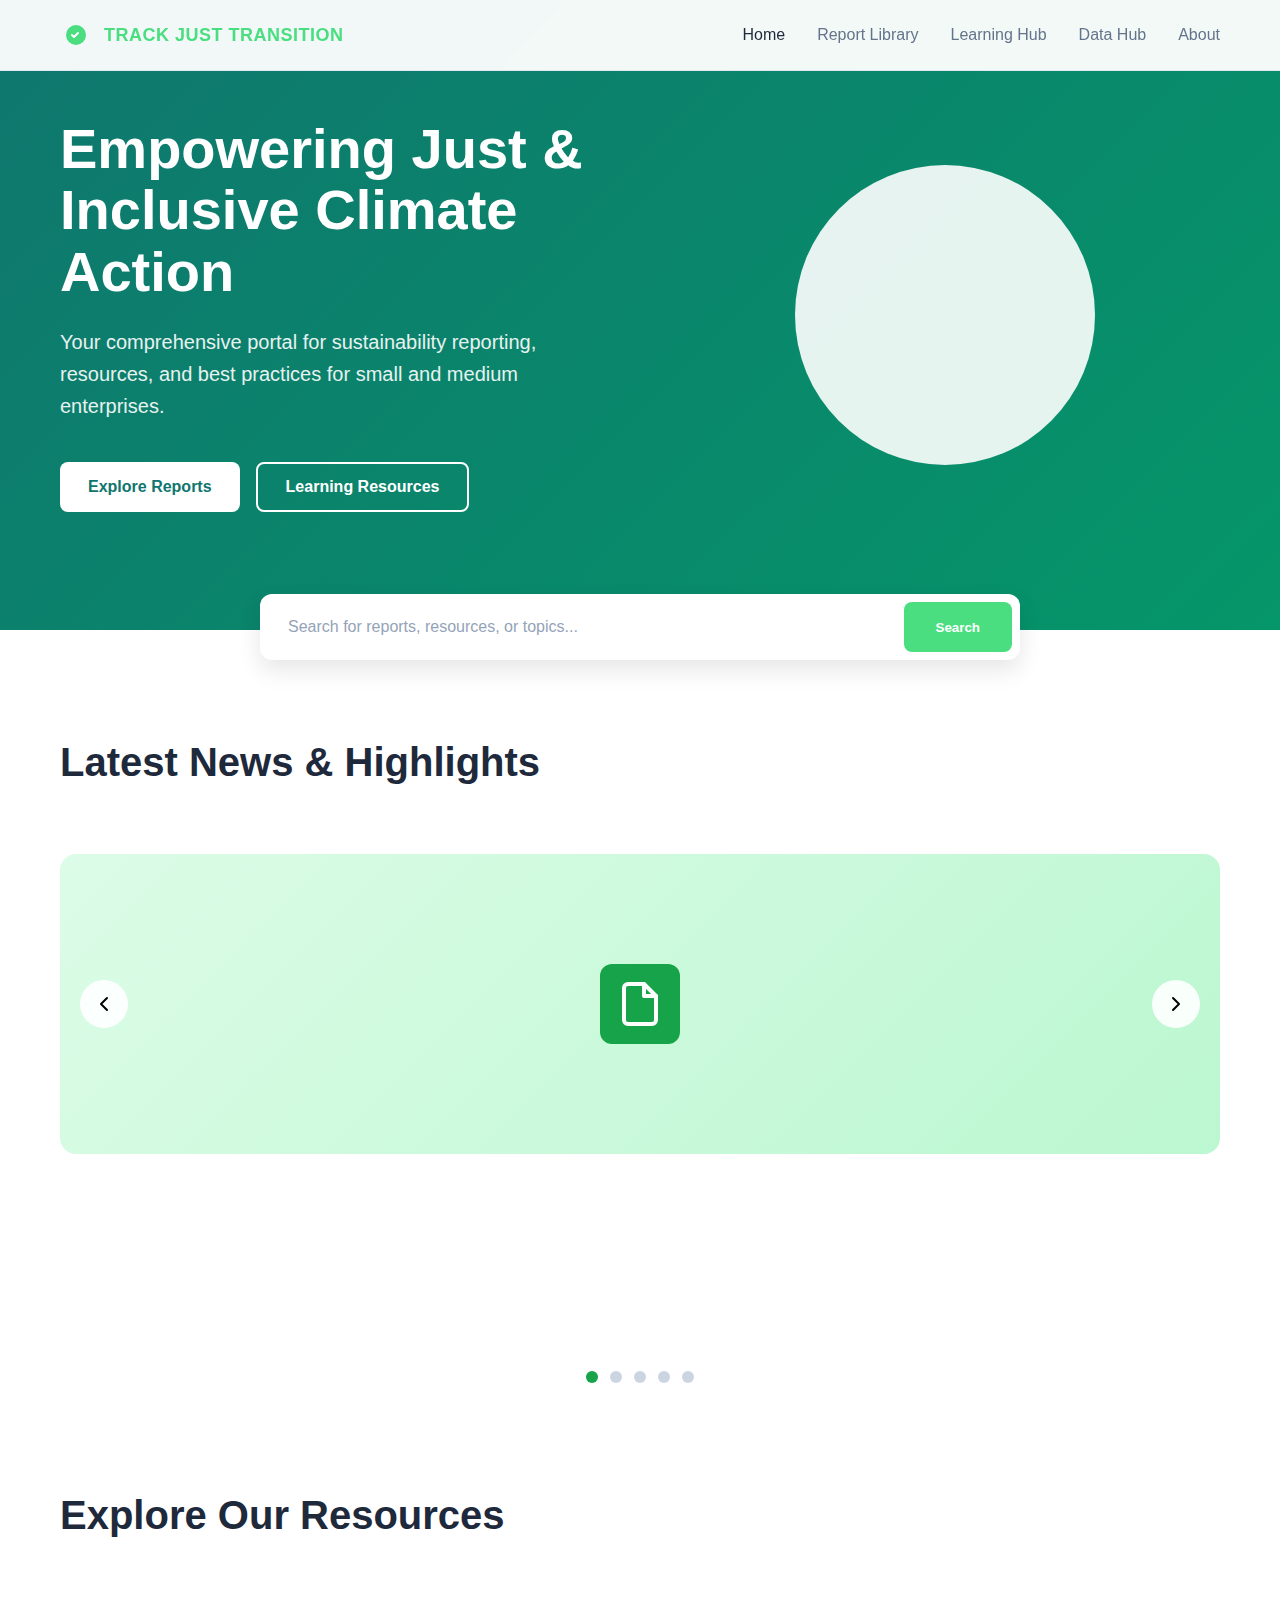
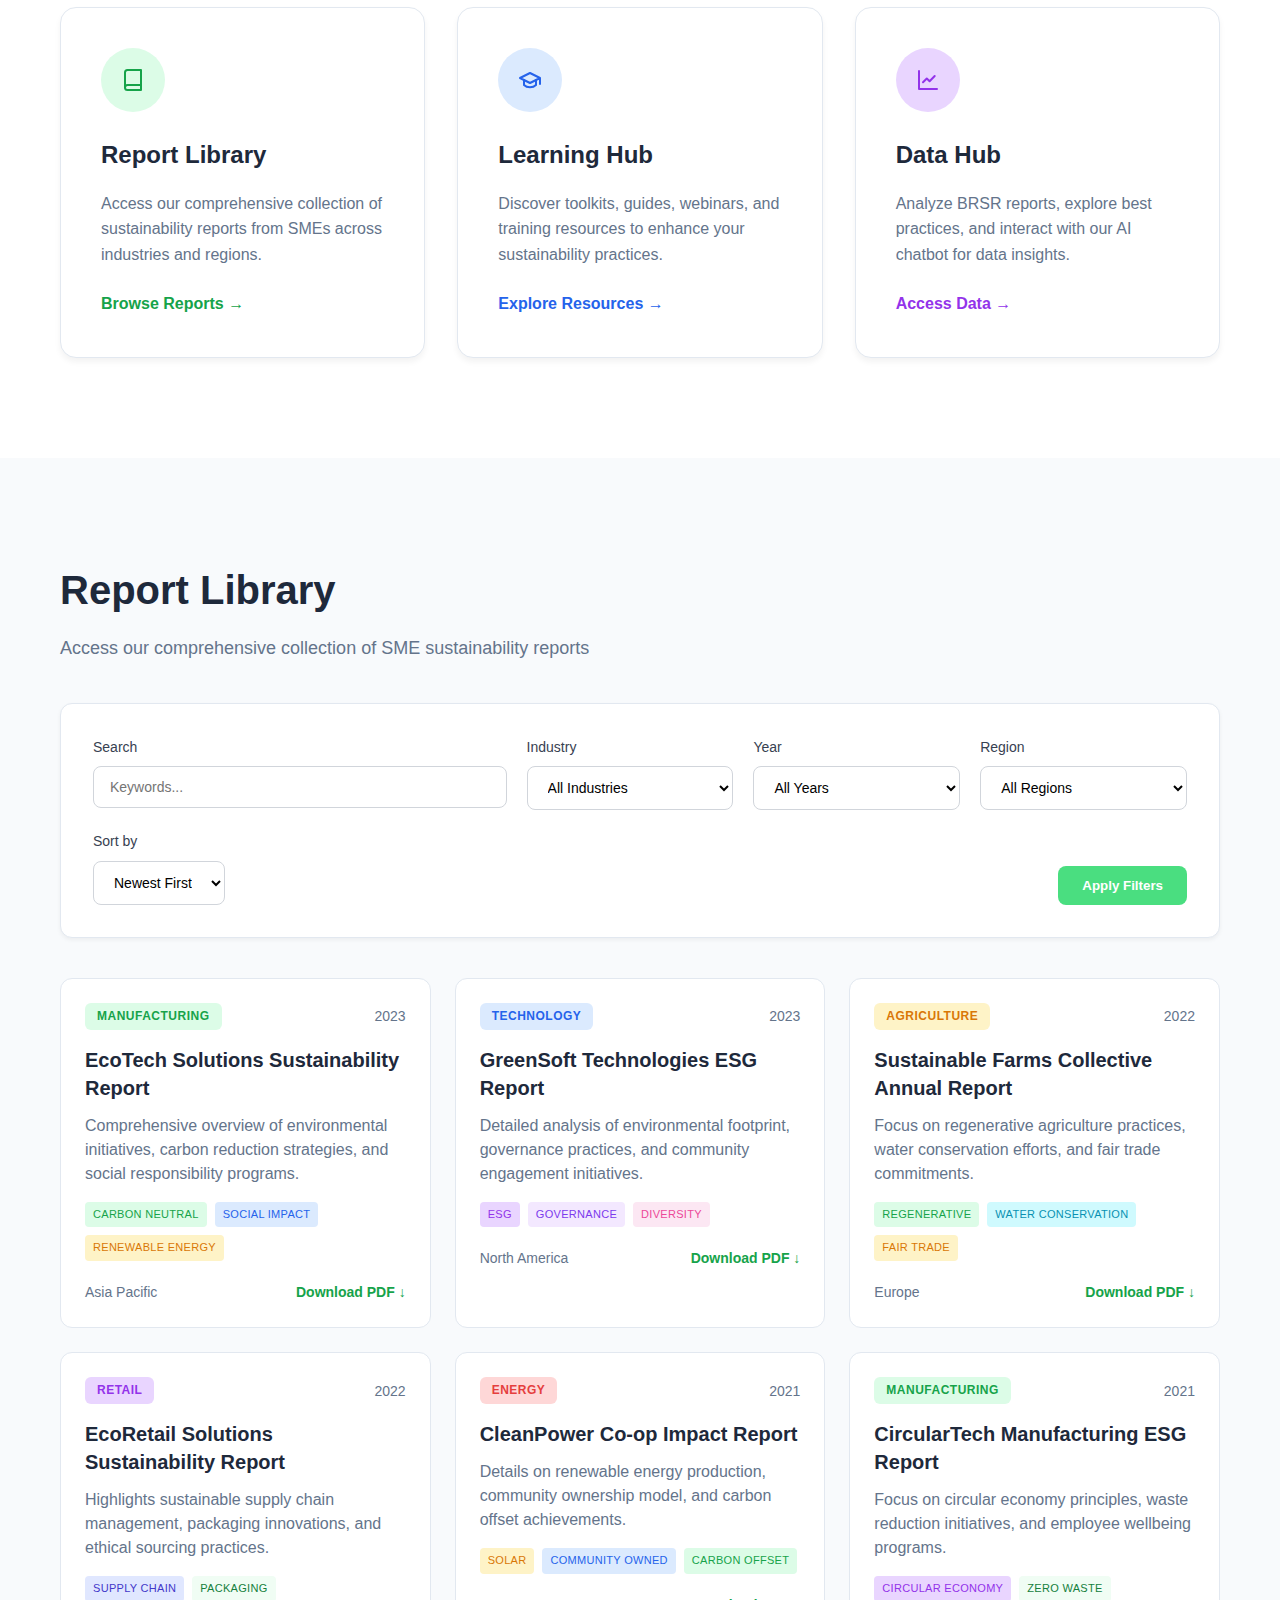
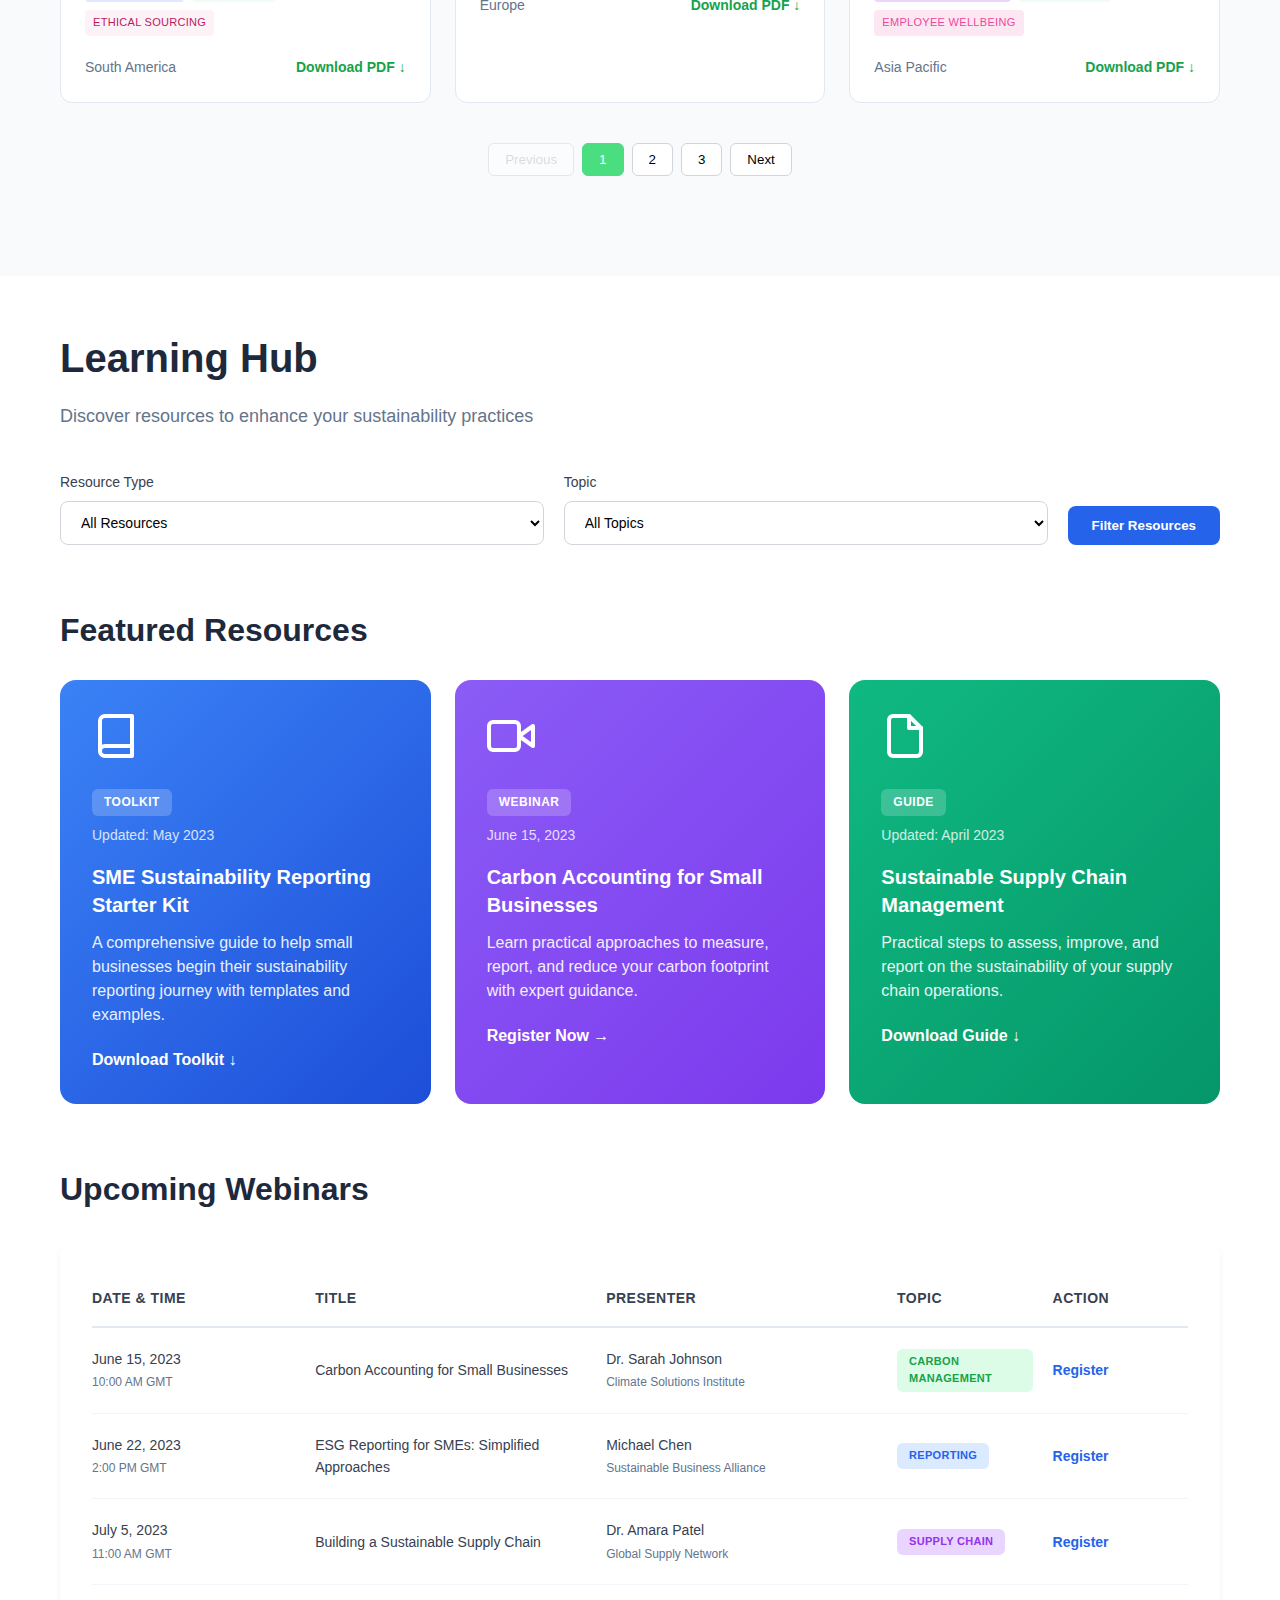
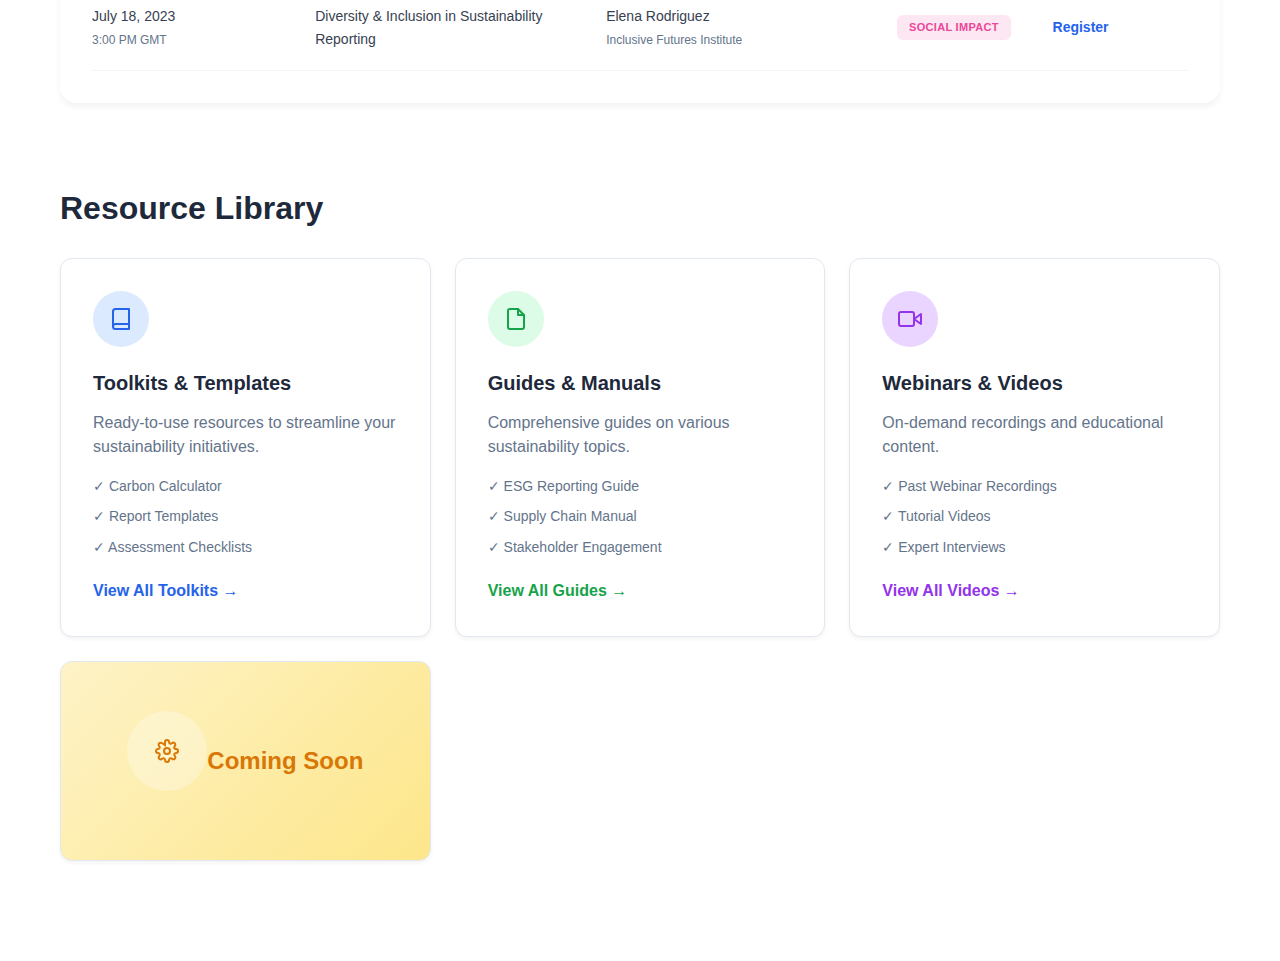
<file: index.html>
<!DOCTYPE html>
<html lang="en">
  <head>
    <meta charset="UTF-8" />
    <meta name="viewport" content="width=device-width, initial-scale=1.0" />
    <title>
      Track Just Transition - Empowering Just & Inclusive Climate Action
    </title>
    <link rel="stylesheet" href="styles.css" />
  </head>
  <body>
    <!-- Navigation -->
    <nav class="navbar">
      <div class="nav-container">
        <div class="nav-logo">
          <div class="logo-icon">
            <svg
              width="24"
              height="24"
              viewBox="0 0 24 24"
              fill="none"
              xmlns="http://www.w3.org/2000/svg"
            >
              <circle cx="12" cy="12" r="10" fill="#4ade80" />
              <path
                d="M8 12l2 2 4-4"
                stroke="white"
                stroke-width="2"
                stroke-linecap="round"
                stroke-linejoin="round"
              />
            </svg>
          </div>
          <span class="logo-text">TRACK JUST TRANSITION</span>
        </div>
        <ul class="nav-menu">
          <li class="nav-item">
            <a href="#home" class="nav-link active">Home</a>
          </li>
          <li class="nav-item">
            <a href="#report-library" class="nav-link">Report Library</a>
          </li>
          <li class="nav-item">
            <a href="#learning-hub" class="nav-link">Learning Hub</a>
          </li>
          <li class="nav-item">
            <a href="#data-hub" class="nav-link">Data Hub</a>
          </li>
          <li class="nav-item"><a href="#about" class="nav-link">About</a></li>
        </ul>
        <div class="hamburger">
          <span class="bar"></span>
          <span class="bar"></span>
          <span class="bar"></span>
        </div>
      </div>
    </nav>

    <!-- Hero Section -->
    <section id="home" class="hero">
      <div class="hero-container">
        <div class="hero-content">
          <h1 class="hero-title">Empowering Just & Inclusive Climate Action</h1>
          <p class="hero-description">
            Your comprehensive portal for sustainability reporting, resources,
            and best practices for small and medium enterprises.
          </p>
          <div class="hero-buttons">
            <button class="btn btn-primary">Explore Reports</button>
            <button class="btn btn-secondary">Learning Resources</button>
          </div>
        </div>
        <div class="hero-visual">
          <div class="hero-circle"></div>
        </div>
      </div>
      <div class="search-container">
        <div class="search-wrapper">
          <input
            type="text"
            class="search-input"
            placeholder="Search for reports, resources, or topics..."
          />
          <button class="search-btn">Search</button>
        </div>
      </div>
    </section>

    <!-- News Section -->
    <section id="news" class="news">
      <div class="container">
        <h2 class="section-title">Latest News & Highlights</h2>
        <div class="news-slider">
          <div class="slider-container">
            <button class="slider-btn prev" id="prevBtn">
              <svg
                width="24"
                height="24"
                viewBox="0 0 24 24"
                fill="none"
                xmlns="http://www.w3.org/2000/svg"
              >
                <path
                  d="M15 18l-6-6 6-6"
                  stroke="currentColor"
                  stroke-width="2"
                  stroke-linecap="round"
                  stroke-linejoin="round"
                />
              </svg>
            </button>
            <div class="slider-content">
              <div class="slide active">
                <div class="slide-visual">
                  <div class="slide-icon">
                    <svg
                      width="48"
                      height="48"
                      viewBox="0 0 24 24"
                      fill="none"
                      xmlns="http://www.w3.org/2000/svg"
                    >
                      <path
                        d="M14 2H6a2 2 0 0 0-2 2v16a2 2 0 0 0 2 2h12a2 2 0 0 0 2-2V8z"
                        stroke="currentColor"
                        stroke-width="2"
                        stroke-linecap="round"
                        stroke-linejoin="round"
                      />
                      <polyline
                        points="14,2 14,8 20,8"
                        stroke="currentColor"
                        stroke-width="2"
                        stroke-linecap="round"
                        stroke-linejoin="round"
                      />
                    </svg>
                  </div>
                </div>
              </div>
            </div>
            <button class="slider-btn next" id="nextBtn">
              <svg
                width="24"
                height="24"
                viewBox="0 0 24 24"
                fill="none"
                xmlns="http://www.w3.org/2000/svg"
              >
                <path
                  d="M9 18l6-6-6-6"
                  stroke="currentColor"
                  stroke-width="2"
                  stroke-linecap="round"
                  stroke-linejoin="round"
                />
              </svg>
            </button>
          </div>
          <div class="news-content">
            <span class="news-tag">NEWS</span>
            <h3 class="news-title">
              New Sustainability Reporting Guidelines Released
            </h3>
            <p class="news-description">
              Updated framework helps SMEs align with global standards while
              simplifying the reporting process.
            </p>
            <a href="#" class="news-link">Read More →</a>
          </div>
          <div class="slider-dots">
            <span class="dot active"></span>
            <span class="dot"></span>
            <span class="dot"></span>
            <span class="dot"></span>
            <span class="dot"></span>
          </div>
        </div>
      </div>
    </section>

    <!-- Resources Section -->
    <section id="resources" class="resources">
      <div class="container">
        <h2 class="section-title">Explore Our Resources</h2>
        <div class="resources-grid">
          <div class="resource-card">
            <div class="resource-icon green">
              <svg
                width="24"
                height="24"
                viewBox="0 0 24 24"
                fill="none"
                xmlns="http://www.w3.org/2000/svg"
              >
                <path
                  d="M4 19.5A2.5 2.5 0 0 1 6.5 17H20"
                  stroke="currentColor"
                  stroke-width="2"
                  stroke-linecap="round"
                  stroke-linejoin="round"
                />
                <path
                  d="M6.5 2H20v20H6.5A2.5 2.5 0 0 1 4 19.5v-15A2.5 2.5 0 0 1 6.5 2z"
                  stroke="currentColor"
                  stroke-width="2"
                  stroke-linecap="round"
                  stroke-linejoin="round"
                />
              </svg>
            </div>
            <h3 class="resource-title">Report Library</h3>
            <p class="resource-description">
              Access our comprehensive collection of sustainability reports from
              SMEs across industries and regions.
            </p>
            <a href="#" class="resource-link green">Browse Reports →</a>
          </div>
          <div class="resource-card">
            <div class="resource-icon blue">
              <svg
                width="24"
                height="24"
                viewBox="0 0 24 24"
                fill="none"
                xmlns="http://www.w3.org/2000/svg"
              >
                <path
                  d="M22 10v6M2 10l10-5 10 5-10 5z"
                  stroke="currentColor"
                  stroke-width="2"
                  stroke-linecap="round"
                  stroke-linejoin="round"
                />
                <path
                  d="M6 12v5c3 3 9 3 12 0v-5"
                  stroke="currentColor"
                  stroke-width="2"
                  stroke-linecap="round"
                  stroke-linejoin="round"
                />
              </svg>
            </div>
            <h3 class="resource-title">Learning Hub</h3>
            <p class="resource-description">
              Discover toolkits, guides, webinars, and training resources to
              enhance your sustainability practices.
            </p>
            <a href="#" class="resource-link blue">Explore Resources →</a>
          </div>
          <div class="resource-card">
            <div class="resource-icon purple">
              <svg
                width="24"
                height="24"
                viewBox="0 0 24 24"
                fill="none"
                xmlns="http://www.w3.org/2000/svg"
              >
                <path
                  d="M3 3v18h18"
                  stroke="currentColor"
                  stroke-width="2"
                  stroke-linecap="round"
                  stroke-linejoin="round"
                />
                <path
                  d="M18.7 8l-5.1 5.2-2.8-2.7L7 14.3"
                  stroke="currentColor"
                  stroke-width="2"
                  stroke-linecap="round"
                  stroke-linejoin="round"
                />
              </svg>
            </div>
            <h3 class="resource-title">Data Hub</h3>
            <p class="resource-description">
              Analyze BRSR reports, explore best practices, and interact with
              our AI chatbot for data insights.
            </p>
            <a href="#" class="resource-link purple">Access Data →</a>
          </div>
        </div>
      </div>
    </section>

    <!-- Report Library Section -->
    <section id="report-library" class="report-library">
      <div class="container">
        <div class="report-library-header">
          <h2 class="section-title-left">Report Library</h2>
          <p class="section-subtitle">
            Access our comprehensive collection of SME sustainability reports
          </p>
        </div>

        <div class="filters-section">
          <div class="filters-row">
            <div class="filter-group">
              <label for="search">Search</label>
              <input
                type="text"
                id="search"
                placeholder="Keywords..."
                class="filter-input"
              />
            </div>
            <div class="filter-group">
              <label for="industry">Industry</label>
              <select id="industry" class="filter-select">
                <option>All Industries</option>
                <option>Manufacturing</option>
                <option>Technology</option>
                <option>Agriculture</option>
                <option>Energy</option>
                <option>Retail</option>
              </select>
            </div>
            <div class="filter-group">
              <label for="year">Year</label>
              <select id="year" class="filter-select">
                <option>All Years</option>
                <option>2023</option>
                <option>2022</option>
                <option>2021</option>
              </select>
            </div>
            <div class="filter-group">
              <label for="region">Region</label>
              <select id="region" class="filter-select">
                <option>All Regions</option>
                <option>Asia Pacific</option>
                <option>North America</option>
                <option>Europe</option>
                <option>South America</option>
              </select>
            </div>
          </div>
          <div class="filters-actions">
            <div class="sort-group">
              <label for="sort">Sort by</label>
              <select id="sort" class="filter-select">
                <option>Newest First</option>
                <option>Oldest First</option>
                <option>A-Z</option>
                <option>Z-A</option>
              </select>
            </div>
            <button class="apply-filters-btn">Apply Filters</button>
          </div>
        </div>

        <div class="reports-grid">
          <div class="report-card">
            <div class="report-header">
              <span class="industry-tag manufacturing">Manufacturing</span>
              <span class="year-tag">2023</span>
            </div>
            <h3 class="report-title">
              EcoTech Solutions Sustainability Report
            </h3>
            <p class="report-description">
              Comprehensive overview of environmental initiatives, carbon
              reduction strategies, and social responsibility programs.
            </p>
            <div class="report-tags">
              <span class="tag carbon">Carbon Neutral</span>
              <span class="tag social">Social Impact</span>
              <span class="tag energy">Renewable Energy</span>
            </div>
            <div class="report-footer">
              <span class="report-region">Asia Pacific</span>
              <a href="#" class="download-btn">Download PDF ↓</a>
            </div>
          </div>

          <div class="report-card">
            <div class="report-header">
              <span class="industry-tag technology">Technology</span>
              <span class="year-tag">2023</span>
            </div>
            <h3 class="report-title">GreenSoft Technologies ESG Report</h3>
            <p class="report-description">
              Detailed analysis of environmental footprint, governance
              practices, and community engagement initiatives.
            </p>
            <div class="report-tags">
              <span class="tag esg">ESG</span>
              <span class="tag governance">Governance</span>
              <span class="tag diversity">Diversity</span>
            </div>
            <div class="report-footer">
              <span class="report-region">North America</span>
              <a href="#" class="download-btn">Download PDF ↓</a>
            </div>
          </div>

          <div class="report-card">
            <div class="report-header">
              <span class="industry-tag agriculture">Agriculture</span>
              <span class="year-tag">2022</span>
            </div>
            <h3 class="report-title">
              Sustainable Farms Collective Annual Report
            </h3>
            <p class="report-description">
              Focus on regenerative agriculture practices, water conservation
              efforts, and fair trade commitments.
            </p>
            <div class="report-tags">
              <span class="tag regenerative">Regenerative</span>
              <span class="tag water">Water Conservation</span>
              <span class="tag trade">Fair Trade</span>
            </div>
            <div class="report-footer">
              <span class="report-region">Europe</span>
              <a href="#" class="download-btn">Download PDF ↓</a>
            </div>
          </div>

          <div class="report-card">
            <div class="report-header">
              <span class="industry-tag retail">Retail</span>
              <span class="year-tag">2022</span>
            </div>
            <h3 class="report-title">
              EcoRetail Solutions Sustainability Report
            </h3>
            <p class="report-description">
              Highlights sustainable supply chain management, packaging
              innovations, and ethical sourcing practices.
            </p>
            <div class="report-tags">
              <span class="tag supply">Supply Chain</span>
              <span class="tag packaging">Packaging</span>
              <span class="tag ethical">Ethical Sourcing</span>
            </div>
            <div class="report-footer">
              <span class="report-region">South America</span>
              <a href="#" class="download-btn">Download PDF ↓</a>
            </div>
          </div>

          <div class="report-card">
            <div class="report-header">
              <span class="industry-tag energy">Energy</span>
              <span class="year-tag">2021</span>
            </div>
            <h3 class="report-title">CleanPower Co-op Impact Report</h3>
            <p class="report-description">
              Details on renewable energy production, community ownership model,
              and carbon offset achievements.
            </p>
            <div class="report-tags">
              <span class="tag solar">Solar</span>
              <span class="tag community">Community Owned</span>
              <span class="tag offset">Carbon Offset</span>
            </div>
            <div class="report-footer">
              <span class="report-region">Europe</span>
              <a href="#" class="download-btn">Download PDF ↓</a>
            </div>
          </div>

          <div class="report-card">
            <div class="report-header">
              <span class="industry-tag manufacturing">Manufacturing</span>
              <span class="year-tag">2021</span>
            </div>
            <h3 class="report-title">CircularTech Manufacturing ESG Report</h3>
            <p class="report-description">
              Focus on circular economy principles, waste reduction initiatives,
              and employee wellbeing programs.
            </p>
            <div class="report-tags">
              <span class="tag circular">Circular Economy</span>
              <span class="tag waste">Zero Waste</span>
              <span class="tag employee">Employee Wellbeing</span>
            </div>
            <div class="report-footer">
              <span class="report-region">Asia Pacific</span>
              <a href="#" class="download-btn">Download PDF ↓</a>
            </div>
          </div>
        </div>

        <div class="pagination">
          <button class="pagination-btn" disabled>Previous</button>
          <button class="pagination-btn active">1</button>
          <button class="pagination-btn">2</button>
          <button class="pagination-btn">3</button>
          <button class="pagination-btn">Next</button>
        </div>
      </div>
    </section>

    <!-- Learning Hub Section -->
    <section id="learning-hub" class="learning-hub">
      <div class="container">
        <div class="learning-hub-header">
          <h2 class="section-title-left">Learning Hub</h2>
          <p class="section-subtitle">
            Discover resources to enhance your sustainability practices
          </p>
        </div>

        <div class="learning-filters">
          <div class="learning-filter-group">
            <label for="resource-type">Resource Type</label>
            <select id="resource-type" class="filter-select">
              <option>All Resources</option>
              <option>Toolkits</option>
              <option>Guides</option>
              <option>Webinars</option>
              <option>Templates</option>
            </select>
          </div>
          <div class="learning-filter-group">
            <label for="topic">Topic</label>
            <select id="topic" class="filter-select">
              <option>All Topics</option>
              <option>Carbon Management</option>
              <option>ESG Reporting</option>
              <option>Supply Chain</option>
              <option>Social Impact</option>
            </select>
          </div>
          <button class="filter-resources-btn">Filter Resources</button>
        </div>

        <div class="featured-resources">
          <h3 class="featured-title">Featured Resources</h3>
          <div class="featured-grid">
            <div class="featured-card blue">
              <div class="featured-icon">
                <svg
                  width="48"
                  height="48"
                  viewBox="0 0 24 24"
                  fill="none"
                  xmlns="http://www.w3.org/2000/svg"
                >
                  <path
                    d="M4 19.5A2.5 2.5 0 0 1 6.5 17H20"
                    stroke="currentColor"
                    stroke-width="2"
                    stroke-linecap="round"
                    stroke-linejoin="round"
                  />
                  <path
                    d="M6.5 2H20v20H6.5A2.5 2.5 0 0 1 4 19.5v-15A2.5 2.5 0 0 1 6.5 2z"
                    stroke="currentColor"
                    stroke-width="2"
                    stroke-linecap="round"
                    stroke-linejoin="round"
                  />
                </svg>
              </div>
              <div class="featured-content">
                <span class="featured-type">Toolkit</span>
                <span class="featured-date">Updated: May 2023</span>
                <h4 class="featured-resource-title">
                  SME Sustainability Reporting Starter Kit
                </h4>
                <p class="featured-description">
                  A comprehensive guide to help small businesses begin their
                  sustainability reporting journey with templates and examples.
                </p>
                <a href="#" class="featured-link">Download Toolkit ↓</a>
              </div>
            </div>

            <div class="featured-card purple">
              <div class="featured-icon">
                <svg
                  width="48"
                  height="48"
                  viewBox="0 0 24 24"
                  fill="none"
                  xmlns="http://www.w3.org/2000/svg"
                >
                  <path
                    d="M23 7l-7 5 7 5V7z"
                    stroke="currentColor"
                    stroke-width="2"
                    stroke-linecap="round"
                    stroke-linejoin="round"
                  />
                  <rect
                    x="1"
                    y="5"
                    width="15"
                    height="14"
                    rx="2"
                    ry="2"
                    stroke="currentColor"
                    stroke-width="2"
                    stroke-linecap="round"
                    stroke-linejoin="round"
                  />
                </svg>
              </div>
              <div class="featured-content">
                <span class="featured-type">Webinar</span>
                <span class="featured-date">June 15, 2023</span>
                <h4 class="featured-resource-title">
                  Carbon Accounting for Small Businesses
                </h4>
                <p class="featured-description">
                  Learn practical approaches to measure, report, and reduce your
                  carbon footprint with expert guidance.
                </p>
                <a href="#" class="featured-link">Register Now →</a>
              </div>
            </div>

            <div class="featured-card green">
              <div class="featured-icon">
                <svg
                  width="48"
                  height="48"
                  viewBox="0 0 24 24"
                  fill="none"
                  xmlns="http://www.w3.org/2000/svg"
                >
                  <path
                    d="M14 2H6a2 2 0 0 0-2 2v16a2 2 0 0 0 2 2h12a2 2 0 0 0 2-2V8z"
                    stroke="currentColor"
                    stroke-width="2"
                    stroke-linecap="round"
                    stroke-linejoin="round"
                  />
                  <polyline
                    points="14,2 14,8 20,8"
                    stroke="currentColor"
                    stroke-width="2"
                    stroke-linecap="round"
                    stroke-linejoin="round"
                  />
                </svg>
              </div>
              <div class="featured-content">
                <span class="featured-type">Guide</span>
                <span class="featured-date">Updated: April 2023</span>
                <h4 class="featured-resource-title">
                  Sustainable Supply Chain Management
                </h4>
                <p class="featured-description">
                  Practical steps to assess, improve, and report on the
                  sustainability of your supply chain operations.
                </p>
                <a href="#" class="featured-link">Download Guide ↓</a>
              </div>
            </div>
          </div>
        </div>
        <div>
          <h3 class="webinars-title">Upcoming Webinars</h3>
          <div class="upcoming-webinars">
            <div class="webinars-table">
              <div class="table-header">
                <div class="table-col">DATE & TIME</div>
                <div class="table-col">TITLE</div>
                <div class="table-col">PRESENTER</div>
                <div class="table-col">TOPIC</div>
                <div class="table-col">ACTION</div>
              </div>
              <div class="table-row">
                <div class="table-col">
                  <div class="date-time">
                    June 15, 2023<br /><span class="time">10:00 AM GMT</span>
                  </div>
                </div>
                <div class="table-col">
                  Carbon Accounting for Small Businesses
                </div>
                <div class="table-col">
                  <div class="presenter">
                    Dr. Sarah Johnson<br /><span class="institute"
                      >Climate Solutions Institute</span
                    >
                  </div>
                </div>
                <div class="table-col">
                  <span class="topic-tag carbon">Carbon Management</span>
                </div>
                <div class="table-col">
                  <a href="#" class="register-link">Register</a>
                </div>
              </div>
              <div class="table-row">
                <div class="table-col">
                  <div class="date-time">
                    June 22, 2023<br /><span class="time">2:00 PM GMT</span>
                  </div>
                </div>
                <div class="table-col">
                  ESG Reporting for SMEs: Simplified Approaches
                </div>
                <div class="table-col">
                  <div class="presenter">
                    Michael Chen<br /><span class="institute"
                      >Sustainable Business Alliance</span
                    >
                  </div>
                </div>
                <div class="table-col">
                  <span class="topic-tag reporting">Reporting</span>
                </div>
                <div class="table-col">
                  <a href="#" class="register-link">Register</a>
                </div>
              </div>
              <div class="table-row">
                <div class="table-col">
                  <div class="date-time">
                    July 5, 2023<br /><span class="time">11:00 AM GMT</span>
                  </div>
                </div>
                <div class="table-col">Building a Sustainable Supply Chain</div>
                <div class="table-col">
                  <div class="presenter">
                    Dr. Amara Patel<br /><span class="institute"
                      >Global Supply Network</span
                    >
                  </div>
                </div>
                <div class="table-col">
                  <span class="topic-tag supply">Supply Chain</span>
                </div>
                <div class="table-col">
                  <a href="#" class="register-link">Register</a>
                </div>
              </div>
              <div class="table-row">
                <div class="table-col">
                  <div class="date-time">
                    July 18, 2023<br /><span class="time">3:00 PM GMT</span>
                  </div>
                </div>
                <div class="table-col">
                  Diversity & Inclusion in Sustainability Reporting
                </div>
                <div class="table-col">
                  <div class="presenter">
                    Elena Rodriguez<br /><span class="institute"
                      >Inclusive Futures Institute</span
                    >
                  </div>
                </div>
                <div class="table-col">
                  <span class="topic-tag social">Social Impact</span>
                </div>
                <div class="table-col">
                  <a href="#" class="register-link">Register</a>
                </div>
              </div>
            </div>
          </div>
        </div>
      </div>
    </section>

    <!-- Resource Library Section -->
    <section id="resource-library" class="resource-library">
      <div class="container">
        <h2 class="webinars-title">Resource Library</h2>
        <div class="resource-library-grid">
          <div class="resource-library-card">
            <div class="resource-library-icon blue">
              <svg
                width="24"
                height="24"
                viewBox="0 0 24 24"
                fill="none"
                xmlns="http://www.w3.org/2000/svg"
              >
                <path
                  d="M4 19.5A2.5 2.5 0 0 1 6.5 17H20"
                  stroke="currentColor"
                  stroke-width="2"
                  stroke-linecap="round"
                  stroke-linejoin="round"
                />
                <path
                  d="M6.5 2H20v20H6.5A2.5 2.5 0 0 1 4 19.5v-15A2.5 2.5 0 0 1 6.5 2z"
                  stroke="currentColor"
                  stroke-width="2"
                  stroke-linecap="round"
                  stroke-linejoin="round"
                />
              </svg>
            </div>
            <h3 class="resource-library-title">Toolkits & Templates</h3>
            <p class="resource-library-description">
              Ready-to-use resources to streamline your sustainability
              initiatives.
            </p>
            <ul class="resource-library-list">
              <li>✓ Carbon Calculator</li>
              <li>✓ Report Templates</li>
              <li>✓ Assessment Checklists</li>
            </ul>
            <a href="#" class="resource-library-link blue"
              >View All Toolkits →</a
            >
          </div>
          <div class="resource-library-card">
            <div class="resource-library-icon green">
              <svg
                width="24"
                height="24"
                viewBox="0 0 24 24"
                fill="none"
                xmlns="http://www.w3.org/2000/svg"
              >
                <path
                  d="M14 2H6a2 2 0 0 0-2 2v16a2 2 0 0 0 2 2h12a2 2 0 0 0 2-2V8z"
                  stroke="currentColor"
                  stroke-width="2"
                  stroke-linecap="round"
                  stroke-linejoin="round"
                />
                <polyline
                  points="14,2 14,8 20,8"
                  stroke="currentColor"
                  stroke-width="2"
                  stroke-linecap="round"
                  stroke-linejoin="round"
                />
              </svg>
            </div>
            <h3 class="resource-library-title">Guides & Manuals</h3>
            <p class="resource-library-description">
              Comprehensive guides on various sustainability topics.
            </p>
            <ul class="resource-library-list">
              <li>✓ ESG Reporting Guide</li>
              <li>✓ Supply Chain Manual</li>
              <li>✓ Stakeholder Engagement</li>
            </ul>
            <a href="#" class="resource-library-link green"
              >View All Guides →</a
            >
          </div>
          <div class="resource-library-card">
            <div class="resource-library-icon purple">
              <svg
                width="24"
                height="24"
                viewBox="0 0 24 24"
                fill="none"
                xmlns="http://www.w3.org/2000/svg"
              >
                <path
                  d="M23 7l-7 5 7 5V7z"
                  stroke="currentColor"
                  stroke-width="2"
                  stroke-linecap="round"
                  stroke-linejoin="round"
                />
                <rect
                  x="1"
                  y="5"
                  width="15"
                  height="14"
                  rx="2"
                  ry="2"
                  stroke="currentColor"
                  stroke-width="2"
                  stroke-linecap="round"
                  stroke-linejoin="round"
                />
              </svg>
            </div>
            <h3 class="resource-library-title">Webinars & Videos</h3>
            <p class="resource-library-description">
              On-demand recordings and educational content.
            </p>
            <ul class="resource-library-list">
              <li>✓ Past Webinar Recordings</li>
              <li>✓ Tutorial Videos</li>
              <li>✓ Expert Interviews</li>
            </ul>
            <a href="#" class="resource-library-link purple"
              >View All Videos →</a
            >
          </div>
          <div class="resource-library-card yellow">
            <div class="resource-library-icon yellow">
              <svg
                width="24"
                height="24"
                viewBox="0 0 24 24"
                fill="none"
                xmlns="http://www.w3.org/2000/svg"
              >
                <circle
                  cx="12"
                  cy="12"
                  r="3"
                  stroke="currentColor"
                  stroke-width="2"
                />
                <path
                  d="M19.4 15a1.65 1.65 0 0 0 .33 1.82l.06.06a2 2 0 0 1 0 2.83 2 2 0 0 1-2.83 0l-.06-.06a1.65 1.65 0 0 0-1.82-.33 1.65 1.65 0 0 0-1 1.51V21a2 2 0 0 1-2 2 2 2 0 0 1-2-2v-.09A1.65 1.65 0 0 0 9 19.4a1.65 1.65 0 0 0-1.82.33l-.06.06a2 2 0 0 1-2.83 0 2 2 0 0 1 0-2.83l.06-.06a1.65 1.65 0 0 0 .33-1.82 1.65 1.65 0 0 0-1.51-1H3a2 2 0 0 1-2-2 2 2 0 0 1 2-2h.09A1.65 1.65 0 0 0 4.6 9a1.65 1.65 0 0 0-.33-1.82l-.06-.06a2 2 0 0 1 0-2.83 2 2 0 0 1 2.83 0l.06.06a1.65 1.65 0 0 0 1.82.33H9a1.65 1.65 0 0 0 1 1.51V3a2 2 0 0 1 2-2 2 2 0 0 1 2 2v.09a1.65 1.65 0 0 0 1 1.51 1.65 1.65 0 0 0 1.82-.33l.06-.06a2 2 0 0 1 2.83 0 2 2 0 0 1 0 2.83l-.06.06a1.65 1.65 0 0 0-.33 1.82V9a1.65 1.65 0 0 0 1.51 1H21a2 2 0 0 1 2 2 2 2 0 0 1-2 2h-.09a1.65 1.65 0 0 0-1.51 1z"
                  stroke="currentColor"
                  stroke-width="2"
                />
              </svg>
            </div>
            <div class="coming-soon">Coming Soon</div>
          </div>
        </div>
      </div>
    </section>

    <script src="script.js"></script>
  </body>
</html>
</file>
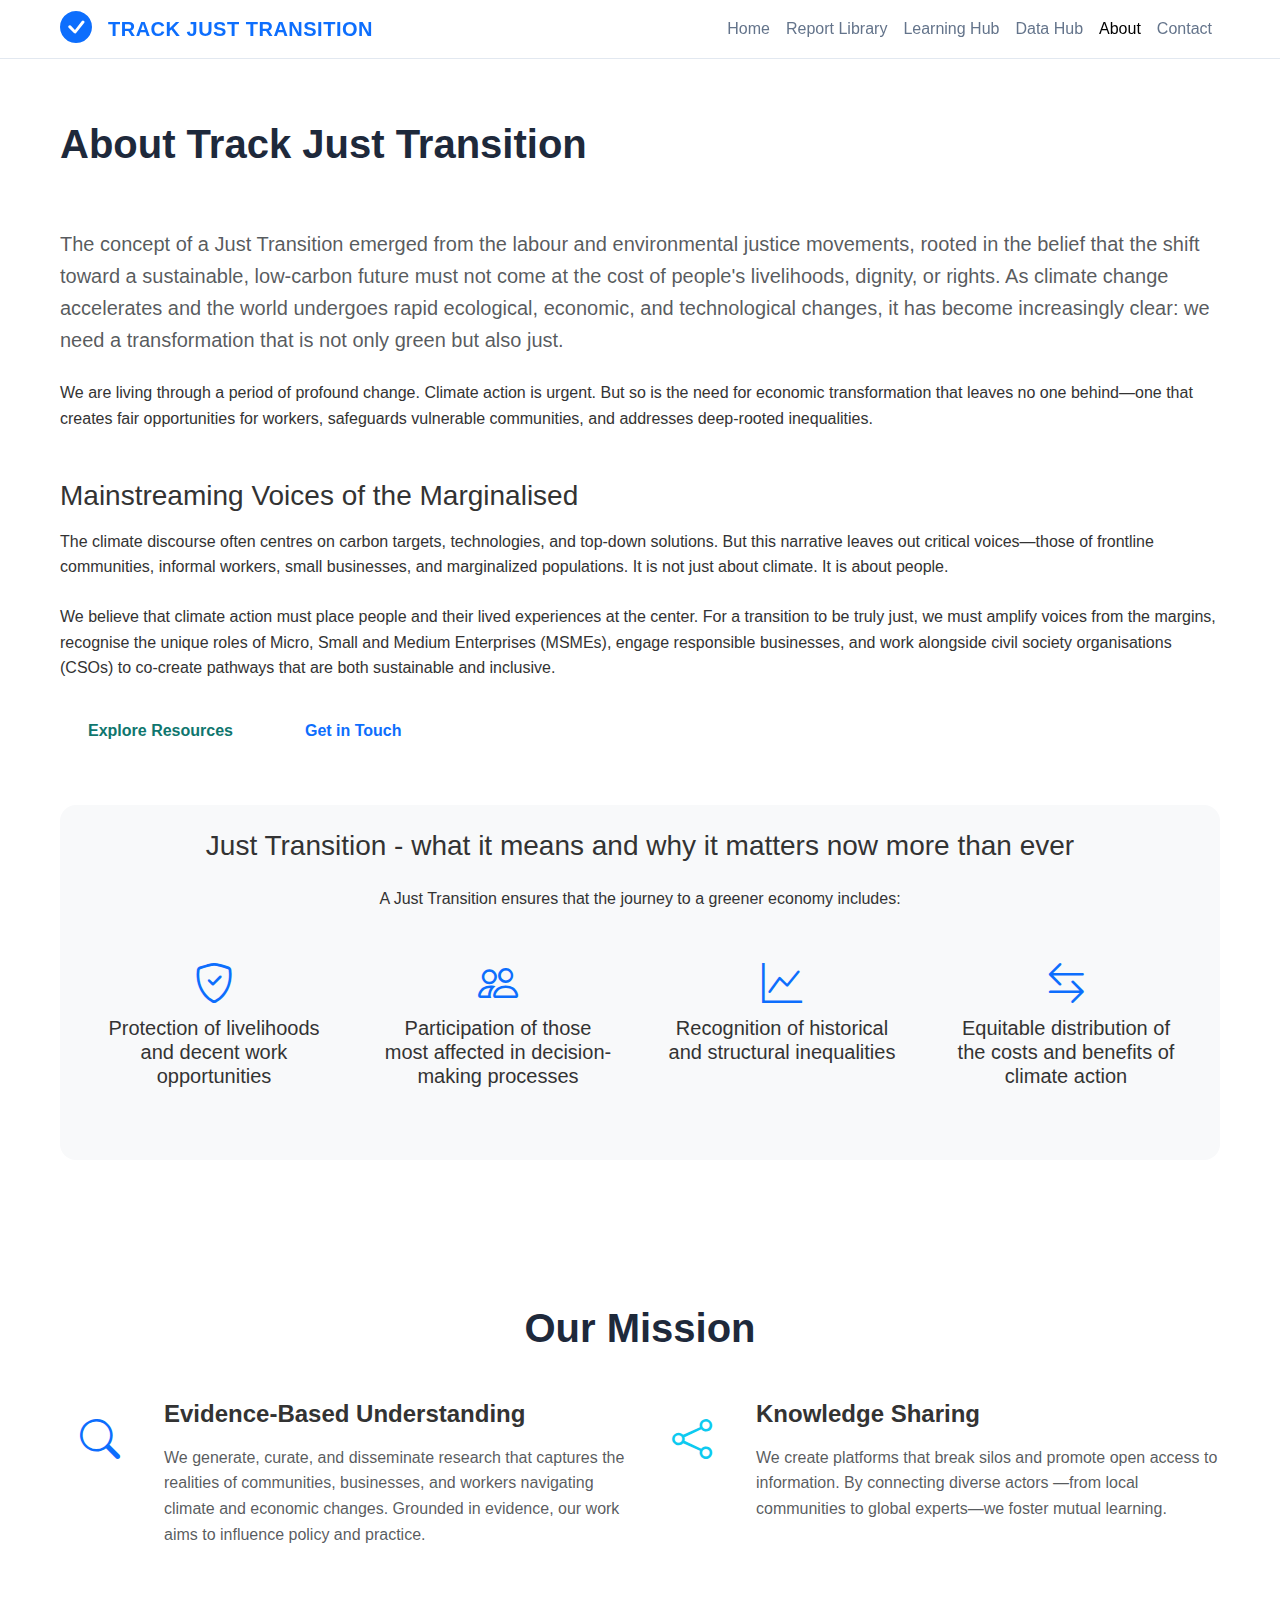
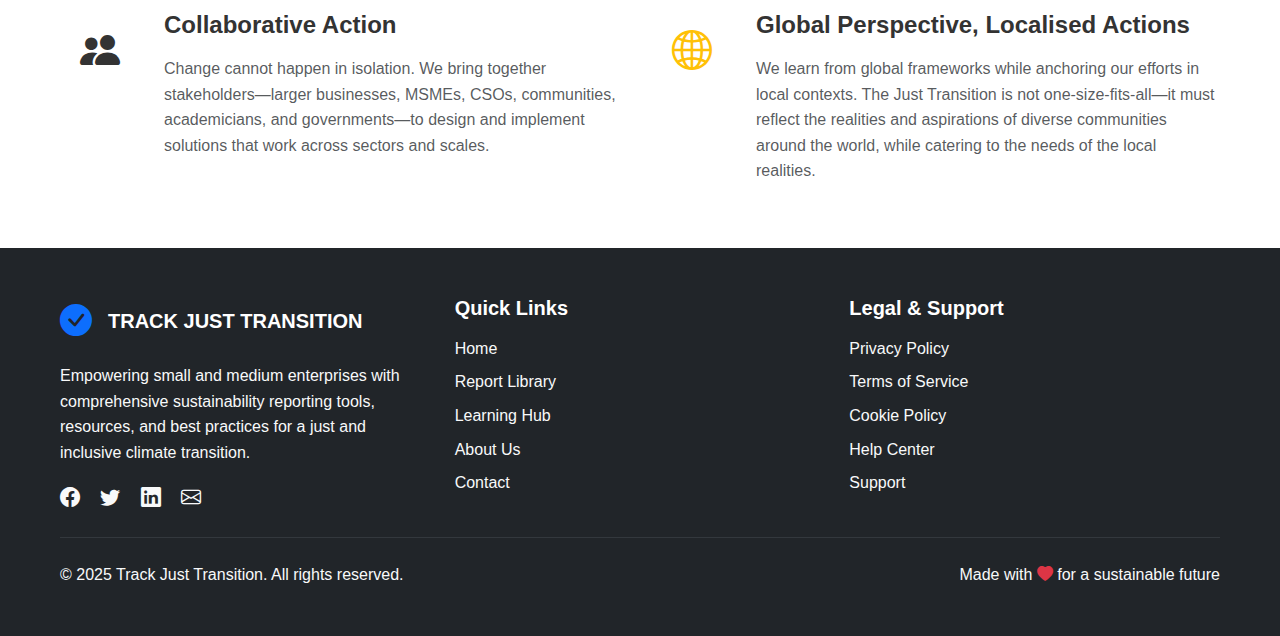
<file: about.html>
<!DOCTYPE html>
<html lang="en">
  <head>
    <meta charset="UTF-8" />
    <meta name="viewport" content="width=device-width, initial-scale=1.0" />
    <title>About Us - Track Just Transition</title>

    <!-- Bootstrap CSS -->
    <link
      href="https://cdn.jsdelivr.net/npm/bootstrap@5.3.2/dist/css/bootstrap.min.css"
      rel="stylesheet"
    />
    <!-- Bootstrap Icons -->
    <link
      rel="stylesheet"
      href="https://cdn.jsdelivr.net/npm/bootstrap-icons@1.11.1/font/bootstrap-icons.css"
    />
    <!-- Custom CSS -->
    <link rel="stylesheet" href="styles.css" />
  </head>
  <body>
    <!-- Navigation -->
    <nav class="navbar navbar-expand-lg navbar-light fixed-top custom-navbar">
      <div class="container">
        <a class="navbar-brand d-flex align-items-center" href="index.html">
          <div class="logo-icon me-3">
            <i class="bi bi-check-circle-fill text-primary fs-2"></i>
          </div>
          <span class="logo-text text-primary fw-bold fs-5"
            >TRACK JUST TRANSITION</span
          >
        </a>

        <button
          class="navbar-toggler"
          type="button"
          data-bs-toggle="collapse"
          data-bs-target="#navbarNav"
        >
          <span class="navbar-toggler-icon"></span>
        </button>

        <div class="collapse navbar-collapse" id="navbarNav">
          <ul class="navbar-nav ms-auto">
            <li class="nav-item">
              <a class="nav-link" href="index.html">Home</a>
            </li>
            <li class="nav-item">
              <a class="nav-link" href="index.html#report-library"
                >Report Library</a
              >
            </li>
            <li class="nav-item">
              <a class="nav-link" href="index.html#learning-hub"
                >Learning Hub</a
              >
            </li>
            <li class="nav-item">
              <a class="nav-link" href="index.html#data-hub">Data Hub</a>
            </li>
            <li class="nav-item">
              <a class="nav-link active" href="about.html">About</a>
            </li>
            <li class="nav-item">
              <a class="nav-link" href="contact.html">Contact</a>
            </li>
          </ul>
        </div>
      </div>
    </nav>

    <!-- About Section -->
    <section class="about-section section-spacing" style="padding-top: 120px">
      <div class="container">
        <div class="row">
          <div class="col-12">
            <h1 class="section-title">About Track Just Transition</h1>
            <p class="fs-5 text-muted mb-4">
              The concept of a Just Transition emerged from the labour and
              environmental justice movements, rooted in the belief that the
              shift toward a sustainable, low-carbon future must not come at the
              cost of people's livelihoods, dignity, or rights. As climate
              change accelerates and the world undergoes rapid ecological,
              economic, and technological changes, it has become increasingly
              clear: we need a transformation that is not only green but also
              just.
            </p>
            <p class="mb-4">
              We are living through a period of profound change. Climate action
              is urgent. But so is the need for economic transformation that
              leaves no one behind—one that creates fair opportunities for
              workers, safeguards vulnerable communities, and addresses
              deep-rooted inequalities.
            </p>

            <h3 class="mt-5 mb-3">Mainstreaming Voices of the Marginalised</h3>
            <p class="mb-4">
              The climate discourse often centres on carbon targets,
              technologies, and top-down solutions. But this narrative leaves
              out critical voices—those of frontline communities, informal
              workers, small businesses, and marginalized populations. It is not
              just about climate. It is about people.
            </p>
            <p class="mb-4">
              We believe that climate action must place people and their lived
              experiences at the center. For a transition to be truly just, we
              must amplify voices from the margins, recognise the unique roles
              of Micro, Small and Medium Enterprises (MSMEs), engage responsible
              businesses, and work alongside civil society organisations (CSOs)
              to co-create pathways that are both sustainable and inclusive.
            </p>

            <div class="d-flex gap-3 mb-5">
              <a href="index.html#resources" class="btn btn-primary btn-lg"
                >Explore Resources</a
              >
              <a href="contact.html" class="btn btn-outline-primary btn-lg"
                >Get in Touch</a
              >
            </div>

            <div class="bg-light p-4 rounded-4 mb-5">
              <h3 class="text-center mb-4">
                Just Transition - what it means and why it matters now more than
                ever
              </h3>
              <p class="text-center mb-4">
                A Just Transition ensures that the journey to a greener economy
                includes:
              </p>

              <div class="row text-center">
                <div class="col-md-3 mb-4">
                  <div class="p-3 h-100">
                    <i class="bi bi-shield-check text-primary fs-1 mb-3"></i>
                    <h5>
                      Protection of livelihoods and decent work opportunities
                    </h5>
                  </div>
                </div>
                <div class="col-md-3 mb-4">
                  <div class="p-3 h-100">
                    <i class="bi bi-people text-primary fs-1 mb-3"></i>
                    <h5>
                      Participation of those most affected in decision-making
                      processes
                    </h5>
                  </div>
                </div>
                <div class="col-md-3 mb-4">
                  <div class="p-3 h-100">
                    <i class="bi bi-graph-up text-primary fs-1 mb-3"></i>
                    <h5>
                      Recognition of historical and structural inequalities
                    </h5>
                  </div>
                </div>
                <div class="col-md-3 mb-4">
                  <div class="p-3 h-100">
                    <i
                      class="bi bi-arrow-left-right text-primary fs-1 mb-3"
                    ></i>
                    <h5>
                      Equitable distribution of the costs and benefits of
                      climate action
                    </h5>
                  </div>
                </div>
              </div>
            </div>
          </div>
        </div>

        <!-- Mission Section -->
        <div class="row mt-5 pt-5">
          <div class="col-12">
            <h2 class="section-title text-center mb-5">Our Mission</h2>
          </div>

          <div class="col-lg-6 mb-5">
            <div class="d-flex">
              <div class="me-4">
                <div
                  class="value-icon bg-light-green rounded-circle d-flex align-items-center justify-content-center mb-3"
                  style="width: 80px; height: 80px"
                >
                  <i class="bi bi-search text-primary fs-1"></i>
                </div>
              </div>
              <div>
                <h4 class="fw-bold mb-3">Evidence-Based Understanding</h4>
                <p class="text-muted">
                  We generate, curate, and disseminate research that captures
                  the realities of communities, businesses, and workers
                  navigating climate and economic changes. Grounded in evidence,
                  our work aims to influence policy and practice.
                </p>
              </div>
            </div>
          </div>

          <div class="col-lg-6 mb-5">
            <div class="d-flex">
              <div class="me-4">
                <div
                  class="value-icon bg-light-blue rounded-circle d-flex align-items-center justify-content-center mb-3"
                  style="width: 80px; height: 80px"
                >
                  <i class="bi bi-share text-info fs-1"></i>
                </div>
              </div>
              <div>
                <h4 class="fw-bold mb-3">Knowledge Sharing</h4>
                <p class="text-muted">
                  We create platforms that break silos and promote open access
                  to information. By connecting diverse actors —from local
                  communities to global experts—we foster mutual learning.
                </p>
              </div>
            </div>
          </div>

          <div class="col-lg-6 mb-5">
            <div class="d-flex">
              <div class="me-4">
                <div
                  class="value-icon bg-light-purple rounded-circle d-flex align-items-center justify-content-center mb-3"
                  style="width: 80px; height: 80px"
                >
                  <i class="bi bi-people-fill text-purple fs-1"></i>
                </div>
              </div>
              <div>
                <h4 class="fw-bold mb-3">Collaborative Action</h4>
                <p class="text-muted">
                  Change cannot happen in isolation. We bring together
                  stakeholders—larger businesses, MSMEs, CSOs, communities,
                  academicians, and governments—to design and implement
                  solutions that work across sectors and scales.
                </p>
              </div>
            </div>
          </div>

          <div class="col-lg-6 mb-5">
            <div class="d-flex">
              <div class="me-4">
                <div
                  class="value-icon bg-light-yellow rounded-circle d-flex align-items-center justify-content-center mb-3"
                  style="width: 80px; height: 80px"
                >
                  <i class="bi bi-globe2 text-warning fs-1"></i>
                </div>
              </div>
              <div>
                <h4 class="fw-bold mb-3">
                  Global Perspective, Localised Actions
                </h4>
                <p class="text-muted">
                  We learn from global frameworks while anchoring our efforts in
                  local contexts. The Just Transition is not
                  one-size-fits-all—it must reflect the realities and
                  aspirations of diverse communities around the world, while
                  catering to the needs of the local realities.
                </p>
              </div>
            </div>
          </div>
        </div>
      </div>
    </section>

    <!-- Footer -->
    <footer class="footer bg-dark text-white py-5">
      <div class="container">
        <div class="row g-4">
          <div class="col-lg-4">
            <div class="d-flex align-items-center mb-3">
              <i class="bi bi-check-circle-fill text-primary fs-2 me-3"></i>
              <span class="fw-bold fs-5">TRACK JUST TRANSITION</span>
            </div>
            <p class="text-light mb-3">
              Empowering small and medium enterprises with comprehensive
              sustainability reporting tools, resources, and best practices for
              a just and inclusive climate transition.
            </p>
            <div class="social-links">
              <a href="#" class="text-light me-3"
                ><i class="bi bi-facebook fs-5"></i
              ></a>
              <a href="#" class="text-light me-3"
                ><i class="bi bi-twitter fs-5"></i
              ></a>
              <a href="#" class="text-light me-3"
                ><i class="bi bi-linkedin fs-5"></i
              ></a>
              <a href="#" class="text-light"
                ><i class="bi bi-envelope fs-5"></i
              ></a>
            </div>
          </div>
          <div class="col-lg-4">
            <h5 class="fw-bold mb-3">Quick Links</h5>
            <ul class="list-unstyled">
              <li class="mb-2">
                <a href="index.html" class="text-light text-decoration-none"
                  >Home</a
                >
              </li>
              <li class="mb-2">
                <a
                  href="index.html#report-library"
                  class="text-light text-decoration-none"
                  >Report Library</a
                >
              </li>
              <li class="mb-2">
                <a
                  href="index.html#learning-hub"
                  class="text-light text-decoration-none"
                  >Learning Hub</a
                >
              </li>
              <li class="mb-2">
                <a href="about.html" class="text-light text-decoration-none"
                  >About Us</a
                >
              </li>
              <li class="mb-2">
                <a href="contact.html" class="text-light text-decoration-none"
                  >Contact</a
                >
              </li>
            </ul>
          </div>
          <div class="col-lg-4">
            <h5 class="fw-bold mb-3">Legal & Support</h5>
            <ul class="list-unstyled">
              <li class="mb-2">
                <a href="#" class="text-light text-decoration-none"
                  >Privacy Policy</a
                >
              </li>
              <li class="mb-2">
                <a href="#" class="text-light text-decoration-none"
                  >Terms of Service</a
                >
              </li>
              <li class="mb-2">
                <a href="#" class="text-light text-decoration-none"
                  >Cookie Policy</a
                >
              </li>
              <li class="mb-2">
                <a href="#" class="text-light text-decoration-none"
                  >Help Center</a
                >
              </li>
              <li class="mb-2">
                <a href="#" class="text-light text-decoration-none">Support</a>
              </li>
            </ul>
          </div>
        </div>
        <hr class="my-4 border-secondary" />
        <div class="row align-items-center">
          <div class="col-md-6">
            <p class="mb-0 text-light">
              &copy; 2025 Track Just Transition. All rights reserved.
            </p>
          </div>
          <div class="col-md-6 text-md-end">
            <p class="mb-0 text-light">
              Made with <i class="bi bi-heart-fill text-danger"></i> for a
              sustainable future
            </p>
          </div>
        </div>
      </div>
    </footer>

    <!-- Bootstrap JS -->
    <script src="https://cdn.jsdelivr.net/npm/bootstrap@5.3.2/dist/js/bootstrap.bundle.min.js"></script>
    <!-- Custom JS -->
    <script src="script.js"></script>
  </body>
</html>
</file>
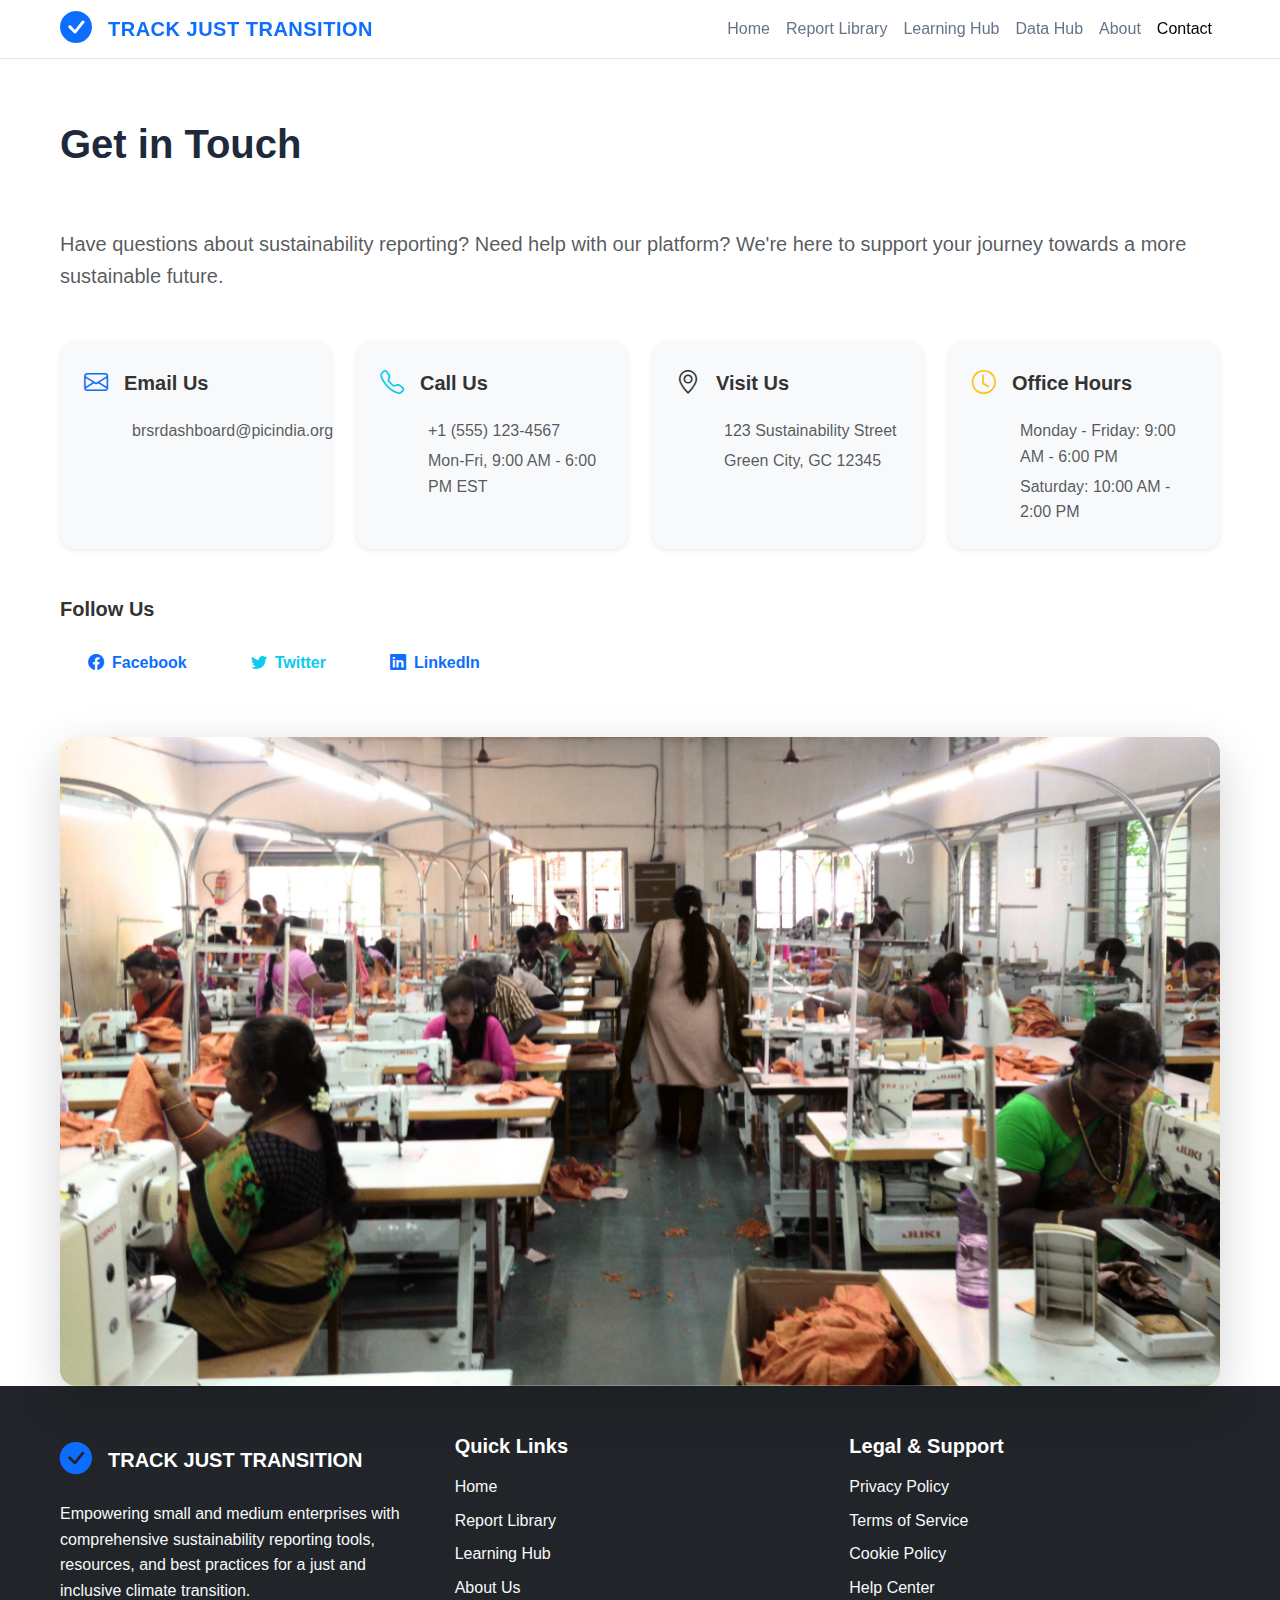
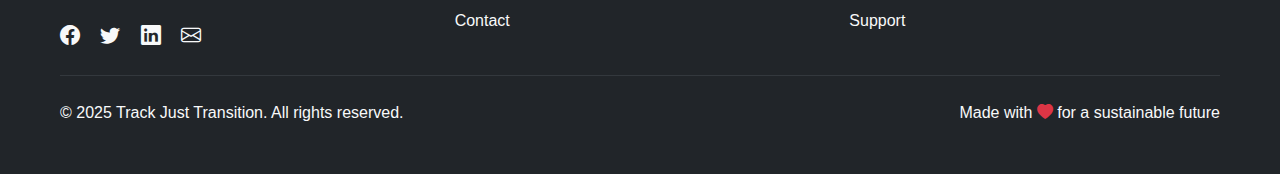
<file: contact.html>
<!DOCTYPE html>
<html lang="en">
  <head>
    <meta charset="UTF-8" />
    <meta name="viewport" content="width=device-width, initial-scale=1.0" />
    <title>Contact Us - Track Just Transition</title>

    <!-- Bootstrap CSS -->
    <link
      href="https://cdn.jsdelivr.net/npm/bootstrap@5.3.2/dist/css/bootstrap.min.css"
      rel="stylesheet"
    />
    <!-- Bootstrap Icons -->
    <link
      rel="stylesheet"
      href="https://cdn.jsdelivr.net/npm/bootstrap-icons@1.11.1/font/bootstrap-icons.css"
    />
    <!-- Custom CSS -->
    <link rel="stylesheet" href="styles.css" />
  </head>
  <body>
    <!-- Navigation -->
    <nav class="navbar navbar-expand-lg navbar-light fixed-top custom-navbar">
      <div class="container">
        <a class="navbar-brand d-flex align-items-center" href="index.html">
          <div class="logo-icon me-3">
            <i class="bi bi-check-circle-fill text-primary fs-2"></i>
          </div>
          <span class="logo-text text-primary fw-bold fs-5"
            >TRACK JUST TRANSITION</span
          >
        </a>

        <button
          class="navbar-toggler"
          type="button"
          data-bs-toggle="collapse"
          data-bs-target="#navbarNav"
        >
          <span class="navbar-toggler-icon"></span>
        </button>

        <div class="collapse navbar-collapse" id="navbarNav">
          <ul class="navbar-nav ms-auto">
            <li class="nav-item">
              <a class="nav-link" href="index.html">Home</a>
            </li>
            <li class="nav-item">
              <a class="nav-link" href="index.html#report-library"
                >Report Library</a
              >
            </li>
            <li class="nav-item">
              <a class="nav-link" href="index.html#learning-hub"
                >Learning Hub</a
              >
            </li>
            <li class="nav-item">
              <a class="nav-link" href="index.html#data-hub">Data Hub</a>
            </li>
            <li class="nav-item">
              <a class="nav-link" href="about.html">About</a>
            </li>
            <li class="nav-item">
              <a class="nav-link active" href="contact.html">Contact</a>
            </li>
          </ul>
        </div>
      </div>
    </nav>

    <!-- Contact Section -->
    <section class="contact-section section-spacing" style="padding-top: 120px">
      <div class="container">
        <div class="row">
          <div class="col-12">
            <h1 class="section-title">Get in Touch</h1>
            <p class="fs-5 text-muted mb-5">
              Have questions about sustainability reporting? Need help with our
              platform? We're here to support your journey towards a more
              sustainable future.
            </p>
          </div>
        </div>

        <!-- Contact Info Grid -->
        <div class="row g-4 mb-5">
          <!-- Email -->
          <div class="col-lg-3 col-md-6">
            <div class="contact-item h-100 p-4 bg-light rounded-4 shadow-sm">
              <div class="d-flex align-items-center mb-3">
                <div
                  class="contact-icon bg-light-green rounded-circle d-flex align-items-center justify-content-center me-3"
                >
                  <i class="bi bi-envelope text-primary fs-4"></i>
                </div>
                <h5 class="fw-bold mb-0">Email Us</h5>
              </div>
              <div class="ps-5">
                <p class="text-muted mb-1">brsrdashboard@picindia.org</p>
                <!-- <p class="text-muted mb-0">support@trackjusttransition.org</p> -->
              </div>
            </div>
          </div>

          <!-- Phone -->
          <div class="col-lg-3 col-md-6">
            <div class="contact-item h-100 p-4 bg-light rounded-4 shadow-sm">
              <div class="d-flex align-items-center mb-3">
                <div
                  class="contact-icon bg-light-blue rounded-circle d-flex align-items-center justify-content-center me-3"
                >
                  <i class="bi bi-telephone text-info fs-4"></i>
                </div>
                <h5 class="fw-bold mb-0">Call Us</h5>
              </div>
              <div class="ps-5">
                <p class="text-muted mb-1">+1 (555) 123-4567</p>
                <p class="text-muted mb-0">Mon-Fri, 9:00 AM - 6:00 PM EST</p>
              </div>
            </div>
          </div>

          <!-- Address -->
          <div class="col-lg-3 col-md-6">
            <div class="contact-item h-100 p-4 bg-light rounded-4 shadow-sm">
              <div class="d-flex align-items-center mb-3">
                <div
                  class="contact-icon bg-light-purple rounded-circle d-flex align-items-center justify-content-center me-3"
                >
                  <i class="bi bi-geo-alt text-purple fs-4"></i>
                </div>
                <h5 class="fw-bold mb-0">Visit Us</h5>
              </div>
              <div class="ps-5">
                <p class="text-muted mb-1">123 Sustainability Street</p>
                <p class="text-muted mb-0">Green City, GC 12345</p>
              </div>
            </div>
          </div>

          <!-- Hours -->
          <div class="col-lg-3 col-md-6">
            <div class="contact-item h-100 p-4 bg-light rounded-4 shadow-sm">
              <div class="d-flex align-items-center mb-3">
                <div
                  class="contact-icon bg-light-yellow rounded-circle d-flex align-items-center justify-content-center me-3"
                >
                  <i class="bi bi-clock text-warning fs-4"></i>
                </div>
                <h5 class="fw-bold mb-0">Office Hours</h5>
              </div>
              <div class="ps-5">
                <p class="text-muted mb-1">
                  Monday - Friday: 9:00 AM - 6:00 PM
                </p>
                <p class="text-muted mb-0">Saturday: 10:00 AM - 2:00 PM</p>
              </div>
            </div>
          </div>
        </div>

        <!-- Social Links -->
        <div class="row mb-5">
          <div class="col-12">
            <h5 class="fw-bold mb-3">Follow Us</h5>
            <div class="d-flex flex-wrap gap-2">
              <a href="#" class="btn btn-outline-primary">
                <i class="bi bi-facebook me-2"></i>Facebook
              </a>
              <a href="#" class="btn btn-outline-info">
                <i class="bi bi-twitter me-2"></i>Twitter
              </a>
              <a href="#" class="btn btn-outline-primary">
                <i class="bi bi-linkedin me-2"></i>LinkedIn
              </a>
            </div>
          </div>
        </div>

        <!-- Contact Image -->
        <div class="row">
          <div class="col-12">
            <div class="contact-image text-center">
              <img
                src="assets/images/contact.jpg"
                alt="Contact Track Just Transition"
                class="img-fluid rounded-4 shadow-lg"
              />
            </div>
          </div>
        </div>
      </div>
    </section>

    <!-- Footer -->
    <footer class="footer bg-dark text-white py-5">
      <div class="container">
        <div class="row g-4">
          <div class="col-lg-4">
            <div class="d-flex align-items-center mb-3">
              <i class="bi bi-check-circle-fill text-primary fs-2 me-3"></i>
              <span class="fw-bold fs-5">TRACK JUST TRANSITION</span>
            </div>
            <p class="text-light mb-3">
              Empowering small and medium enterprises with comprehensive
              sustainability reporting tools, resources, and best practices for
              a just and inclusive climate transition.
            </p>
            <div class="social-links">
              <a href="#" class="text-light me-3"
                ><i class="bi bi-facebook fs-5"></i
              ></a>
              <a href="#" class="text-light me-3"
                ><i class="bi bi-twitter fs-5"></i
              ></a>
              <a href="#" class="text-light me-3"
                ><i class="bi bi-linkedin fs-5"></i
              ></a>
              <a href="#" class="text-light"
                ><i class="bi bi-envelope fs-5"></i
              ></a>
            </div>
          </div>
          <div class="col-lg-4">
            <h5 class="fw-bold mb-3">Quick Links</h5>
            <ul class="list-unstyled">
              <li class="mb-2">
                <a href="index.html" class="text-light text-decoration-none"
                  >Home</a
                >
              </li>
              <li class="mb-2">
                <a
                  href="index.html#report-library"
                  class="text-light text-decoration-none"
                  >Report Library</a
                >
              </li>
              <li class="mb-2">
                <a
                  href="index.html#learning-hub"
                  class="text-light text-decoration-none"
                  >Learning Hub</a
                >
              </li>
              <li class="mb-2">
                <a href="about.html" class="text-light text-decoration-none"
                  >About Us</a
                >
              </li>
              <li class="mb-2">
                <a href="contact.html" class="text-light text-decoration-none"
                  >Contact</a
                >
              </li>
            </ul>
          </div>
          <div class="col-lg-4">
            <h5 class="fw-bold mb-3">Legal & Support</h5>
            <ul class="list-unstyled">
              <li class="mb-2">
                <a href="#" class="text-light text-decoration-none"
                  >Privacy Policy</a
                >
              </li>
              <li class="mb-2">
                <a href="#" class="text-light text-decoration-none"
                  >Terms of Service</a
                >
              </li>
              <li class="mb-2">
                <a href="#" class="text-light text-decoration-none"
                  >Cookie Policy</a
                >
              </li>
              <li class="mb-2">
                <a href="#" class="text-light text-decoration-none"
                  >Help Center</a
                >
              </li>
              <li class="mb-2">
                <a href="#" class="text-light text-decoration-none">Support</a>
              </li>
            </ul>
          </div>
        </div>
        <hr class="my-4 border-secondary" />
        <div class="row align-items-center">
          <div class="col-md-6">
            <p class="mb-0 text-light">
              &copy; 2025 Track Just Transition. All rights reserved.
            </p>
          </div>
          <div class="col-md-6 text-md-end">
            <p class="mb-0 text-light">
              Made with <i class="bi bi-heart-fill text-danger"></i> for a
              sustainable future
            </p>
          </div>
        </div>
      </div>
    </footer>

    <!-- Bootstrap JS -->
    <script src="https://cdn.jsdelivr.net/npm/bootstrap@5.3.2/dist/js/bootstrap.bundle.min.js"></script>
    <!-- Custom JS -->
    <script src="script.js"></script>
  </body>
</html>
</file>
<file: styles.css>
/* Reset and Base Styles */
* {
    margin: 0;
    padding: 0;
    box-sizing: border-box;
}

body {
    font-family: -apple-system, BlinkMacSystemFont, 'Segoe UI', Roboto, Oxygen, Ubuntu, Cantarell, sans-serif;
    line-height: 1.6;
    color: #333;
    /* background-color: #f8fafc; */
}

.container {
    max-width: 1200px;
    margin: 0 auto;
    padding: 0 20px;
}

/* Navigation Styles */
.navbar {
    position: fixed;
    top: 0;
    width: 100%;
    background: rgba(255, 255, 255, 0.95);
    backdrop-filter: blur(10px);
    border-bottom: 1px solid #e2e8f0;
    z-index: 1000;
    transition: all 0.3s ease;
}

.nav-container {
    max-width: 1200px;
    margin: 0 auto;
    padding: 0 20px;
    display: flex;
    justify-content: space-between;
    align-items: center;
    height: 70px;
}

.nav-logo {
    display: flex;
    align-items: center;
    gap: 12px;
}

.logo-icon {
    width: 32px;
    height: 32px;
    display: flex;
    align-items: center;
    justify-content: center;
}

.logo-text {
    font-weight: 600;
    font-size: 18px;
    color: #4ade80;
    letter-spacing: 0.5px;
}

.nav-menu {
    display: flex;
    list-style: none;
    gap: 32px;
}

.nav-link {
    text-decoration: none;
    color: #64748b;
    font-weight: 500;
    transition: color 0.3s ease;
    position: relative;
}

.nav-link:hover,
.nav-link.active {
    color: #1e293b;
}

.hamburger {
    display: none;
    flex-direction: column;
    cursor: pointer;
}

.bar {
    width: 25px;
    height: 3px;
    background-color: #333;
    margin: 3px 0;
    transition: 0.3s;
}

/* Hero Section */
.hero {
    background: linear-gradient(135deg, #0f766e 0%, #059669 100%);
    /* min-height: 100vh; */
    display: flex;
    flex-direction: column;
    justify-content: center;
    position: relative;
    overflow: visible;
}

.hero-container {
    max-width: 1200px;
    margin: 0 auto;
    padding: 0 20px;
    display: grid;
    grid-template-columns: 1fr 1fr;
    gap: 60px;
    align-items: center;
    min-height: 70vh;
}

.hero-content {
    color: white;
}

.hero-title {
    font-size: 3.5rem;
    font-weight: 700;
    line-height: 1.1;
    margin-bottom: 24px;
}

.hero-description {
    font-size: 1.25rem;
    line-height: 1.6;
    margin-bottom: 40px;
    opacity: 0.9;
}

.hero-buttons {
    display: flex;
    gap: 16px;
    flex-wrap: wrap;
}

.btn {
    padding: 14px 28px;
    border: none;
    border-radius: 8px;
    font-size: 16px;
    font-weight: 600;
    cursor: pointer;
    transition: all 0.3s ease;
    text-decoration: none;
    display: inline-block;
}

.btn-primary {
    background: white;
    color: #0f766e;
}

.btn-primary:hover {
    background: #f1f5f9;
    transform: translateY(-2px);
}

.btn-secondary {
    background: transparent;
    color: white;
    border: 2px solid white;
}

.btn-secondary:hover {
    background: white;
    color: #0f766e;
}

.hero-visual {
    display: flex;
    justify-content: center;
    align-items: center;
}

.hero-circle {
    width: 300px;
    height: 300px;
    background: white;
    border-radius: 50%;
    opacity: 0.9;
}

.search-container {
    position: absolute;
    bottom: -30px;
    left: 50%;
    transform: translateX(-50%);
    width: 100%;
    max-width: 800px;
    padding: 0 20px;
    z-index: 1000;
}

.search-wrapper {
    display: flex;
    background: white;
    border-radius: 12px;
    padding: 8px;
    box-shadow: 0 10px 25px rgba(0, 0, 0, 0.1);
}

.search-input {
    flex: 1;
    border: none;
    padding: 16px 20px;
    font-size: 16px;
    border-radius: 8px;
    outline: none;
}

.search-input::placeholder {
    color: #94a3b8;
}

.search-btn {
    background: #4ade80;
    color: white;
    border: none;
    padding: 16px 32px;
    border-radius: 8px;
    font-weight: 600;
    cursor: pointer;
    transition: background 0.3s ease;
}

.search-btn:hover {
    background: #22c55e;
}

/* Resources Section */
.resources {
    /* padding: 100px 0; */
    padding: 0 0 100px 0;
    background: white;
}

.section-title {
    font-size: 2.5rem;
    font-weight: 700;
    text-align: left;
    margin-bottom: 60px;
    color: #1e293b;
}

.resources-grid {
    display: grid;
    grid-template-columns: repeat(auto-fit, minmax(350px, 1fr));
    gap: 32px;
}

.resource-card {
    background: white;
    border-radius: 16px;
    padding: 40px;
    box-shadow: 0 4px 6px rgba(0, 0, 0, 0.05);
    border: 1px solid #e2e8f0;
    transition: all 0.3s ease;
}

.resource-card:hover {
    transform: translateY(-4px);
    box-shadow: 0 20px 25px rgba(0, 0, 0, 0.1);
}

.resource-icon {
    width: 64px;
    height: 64px;
    border-radius: 50%;
    display: flex;
    align-items: center;
    justify-content: center;
    margin-bottom: 24px;
}

.resource-icon.green {
    background: #dcfce7;
    color: #16a34a;
}

.resource-icon.blue {
    background: #dbeafe;
    color: #2563eb;
}

.resource-icon.purple {
    background: #e9d5ff;
    color: #9333ea;
}

.resource-title {
    font-size: 1.5rem;
    font-weight: 600;
    margin-bottom: 16px;
    color: #1e293b;
}

.resource-description {
    color: #64748b;
    margin-bottom: 24px;
    line-height: 1.6;
}

.resource-link {
    color: #16a34a;
    text-decoration: none;
    font-weight: 600;
    transition: color 0.3s ease;
}

.resource-link.blue {
    color: #2563eb;
}

.resource-link.purple {
    color: #9333ea;
}

.resource-link:hover {
    opacity: 0.8;
}

/* Report Library Section */
.report-library {
padding: 50px 0 100px 0;
  /* background: #f8fafc; */
}

/* News Section */
.news {
    padding: 100px 0;
    background: white;
}

.news-slider {
    max-width: 1200px;
    margin: 0 auto;
}

.slider-container {
    position: relative;
    background: linear-gradient(135deg, #dcfce7 0%, #bbf7d0 100%);
    border-radius: 16px;
    height: 300px;
    margin-bottom: 10px;
    display: flex;
    align-items: center;
    justify-content: center;
    overflow: hidden;
}

.slider-btn {
    position: absolute;
    top: 50%;
    transform: translateY(-50%);
    background: rgba(255, 255, 255, 0.9);
    border: none;
    width: 48px;
    height: 48px;
    border-radius: 50%;
    cursor: pointer;
    display: flex;
    align-items: center;
    justify-content: center;
    transition: all 0.3s ease;
    z-index: 2;
}

.slider-btn:hover {
    background: white;
    transform: translateY(-50%) scale(1.1);
}

.slider-btn.prev {
    left: 20px;
}

.slider-btn.next {
    right: 20px;
}

.slide-icon {
    width: 80px;
    height: 80px;
    background: #16a34a;
    border-radius: 12px;
    display: flex;
    align-items: center;
    justify-content: center;
    color: white;
}

.news-content {
    text-align: left;
    margin-bottom: 32px;
}

.news-tag {
    display: inline-block;
    background: #16a34a;
    color: white;
    padding: 6px 12px;
    border-radius: 6px;
    font-size: 12px;
    font-weight: 600;
    letter-spacing: 0.5px;
    margin-bottom: 16px;
}

.news-title {
    font-size: 1.75rem;
    font-weight: 600;
    margin-bottom: 12px;
    color: #1e293b;
}

.news-description {
    color: #64748b;
    margin-bottom: 20px;
    line-height: 1.6;
}

.news-link {
    color: #16a34a;
    text-decoration: none;
    font-weight: 600;
    transition: color 0.3s ease;
}

.news-link:hover {
    opacity: 0.8;
}

.slider-dots {
    display: flex;
    justify-content: center;
    gap: 12px;
}

.dot {
    width: 12px;
    height: 12px;
    border-radius: 50%;
    background: #cbd5e1;
    cursor: pointer;
    transition: background 0.3s ease;
}

.dot.active {
    background: #16a34a;
}

/* Responsive Design */
@media (max-width: 768px) {
    .hamburger {
        display: flex;
    }
    
    .nav-menu {
        position: fixed;
        left: -100%;
        top: 70px;
        flex-direction: column;
        background-color: white;
        width: 100%;
        text-align: center;
        transition: 0.3s;
        box-shadow: 0 10px 27px rgba(0, 0, 0, 0.05);
        padding: 20px 0;
    }
    
    .nav-menu.active {
        left: 0;
    }
    
    .nav-menu li {
        margin: 15px 0;
    }
    
    .hero-container {
        grid-template-columns: 1fr;
        align-items: flex-start;
        gap: 0px;
        text-align: center;
        padding-top: 100px;
        min-height: 120vh;
    }
    .hero-circle {
        margin-top: -80px;
    }
    .search-container {
        bottom: -60px;
    }
    
    .hero-title {
        font-size: 2.5rem;
    }
    
    .hero-circle {
        width: 200px;
        height: 200px;
    }
    
    .resources-grid {
        grid-template-columns: 1fr;
    }
    
    .hero-buttons {
        justify-content: center;
    }
    
 /* 
 
 .search-container {
 position: absolute;
 bottom: -30px;
 left: 50%;
 transform: translateX(-50%);
 width: 100%;
 max-width: 800px;
 padding: 0 20px;
 z-index: 10;
}
 */   

    
    .search-wrapper {
        flex-direction: column;
        gap: 8px;
    }
    
    .slider-btn {
        width: 40px;
        height: 40px;
    }
    
    .slider-btn.prev {
        left: 10px;
    }
    
    .slider-btn.next {
        right: 10px;
    }
}

@media (max-width: 480px) {
    .hero-title {
        font-size: 2rem;
    }
    
    .section-title {
        font-size: 2rem;
    }
    
    .resource-card {
        padding: 24px;
    }
    
    .news-title {
        font-size: 1.5rem;
    }
}

/* .search-container {
  position: absolute;
  bottom: -30px; 
  left: 50%;
  transform: translateX(-50%);
  width: 100%;
  max-width: 800px;
  padding: 0 20px;
  z-index: 10;
} */

.section-title-left {
  font-size: 2.5rem;
  font-weight: 700;
  text-align: left;
  margin-bottom: 12px;
  color: #1e293b;
}

.section-subtitle {
  font-size: 1.125rem;
  color: #64748b;
  margin-bottom: 40px;
}

/* Resource Library Section */
.resource-library {
  padding: 30px 0 100px 0;
  /* background: #f8fafc; */
}

.resource-library-grid {
  display: grid;
  grid-template-columns: repeat(auto-fit, minmax(300px, 1fr));
  gap: 24px;
}

.resource-library-card {
  background: white;
  border-radius: 12px;
  padding: 32px;
  box-shadow: 0 2px 4px rgba(0, 0, 0, 0.05);
  border: 1px solid #e2e8f0;
  transition: all 0.3s ease;
  position: relative;
}

.resource-library-card:hover {
  transform: translateY(-2px);
  box-shadow: 0 8px 25px rgba(0, 0, 0, 0.1);
}

.resource-library-card.yellow {
  background: linear-gradient(135deg, #fef3c7 0%, #fde68a 100%);
  display: flex;
  align-items: center;
  justify-content: center;
  min-height: 200px;
}

.resource-library-icon {
  width: 56px;
  height: 56px;
  border-radius: 50%;
  display: flex;
  align-items: center;
  justify-content: center;
  margin-bottom: 20px;
}

.resource-library-icon.blue {
  background: #dbeafe;
  color: #2563eb;
}

.resource-library-icon.green {
  background: #dcfce7;
  color: #16a34a;
}

.resource-library-icon.purple {
  background: #e9d5ff;
  color: #9333ea;
}

.resource-library-icon.yellow {
  background: rgba(255, 255, 255, 0.3);
  color: #d97706;
  width: 80px;
  height: 80px;
}

.resource-library-title {
  font-size: 1.25rem;
  font-weight: 600;
  margin-bottom: 12px;
  color: #1e293b;
}

.resource-library-description {
  color: #64748b;
  margin-bottom: 16px;
  line-height: 1.5;
}

.resource-library-list {
  list-style: none;
  margin-bottom: 20px;
}

.resource-library-list li {
  color: #64748b;
  margin-bottom: 8px;
  font-size: 14px;
}

.resource-library-link {
  color: #2563eb;
  text-decoration: none;
  font-weight: 600;
  transition: color 0.3s ease;
}

.resource-library-link.green {
  color: #16a34a;
}

.resource-library-link.purple {
  color: #9333ea;
}

.coming-soon {
  font-size: 1.5rem;
  font-weight: 600;
  color: #d97706;
  text-align: center;
}

/* Report Library Section */
.report-library {
  padding: 100px 0;
  /* background: white; */
background: #f8fafc;
}

.report-library-header {
  margin-bottom: 40px;
}

.filters-section {
  background: white;
  border: 1px solid #e2e8f0;
  border-radius: 12px;
  padding: 32px;
  margin-bottom: 40px;
  box-shadow: 0 2px 4px rgba(0, 0, 0, 0.05);
}

.filters-row {
  display: grid;
  grid-template-columns: 2fr 1fr 1fr 1fr;
  gap: 20px;
  margin-bottom: 20px;
}

.filter-group {
  display: flex;
  flex-direction: column;
}

.filter-group label {
  font-size: 14px;
  font-weight: 500;
  color: #374151;
  margin-bottom: 8px;
}

.filter-input,
.filter-select {
  padding: 12px 16px;
  border: 1px solid #d1d5db;
  border-radius: 8px;
  font-size: 14px;
  background: white;
  transition: border-color 0.3s ease;
}

.filter-input:focus,
.filter-select:focus {
  outline: none;
  border-color: #4ade80;
  box-shadow: 0 0 0 3px rgba(74, 222, 128, 0.1);
}

.filters-actions {
  display: flex;
  justify-content: space-between;
  align-items: end;
}

.sort-group {
  display: flex;
  flex-direction: column;
}

.sort-group label {
  font-size: 14px;
  font-weight: 500;
  color: #374151;
  margin-bottom: 8px;
}

.apply-filters-btn {
  background: #4ade80;
  color: white;
  border: none;
  padding: 12px 24px;
  border-radius: 8px;
  font-weight: 600;
  cursor: pointer;
  transition: background 0.3s ease;
}

.apply-filters-btn:hover {
  background: #22c55e;
}

.reports-grid {
  display: grid;
  grid-template-columns: repeat(auto-fit, minmax(350px, 1fr));
  gap: 24px;
  margin-bottom: 40px;
}

.report-card {
  background: white;
  border: 1px solid #e2e8f0;
  border-radius: 12px;
  padding: 24px;
  transition: all 0.3s ease;
}

.report-card:hover {
  transform: translateY(-2px);
  box-shadow: 0 8px 25px rgba(0, 0, 0, 0.1);
}

.report-header {
  display: flex;
  justify-content: space-between;
  align-items: center;
  margin-bottom: 16px;
}

.industry-tag {
  padding: 4px 12px;
  border-radius: 6px;
  font-size: 12px;
  font-weight: 600;
  text-transform: uppercase;
  letter-spacing: 0.5px;
}

.industry-tag.manufacturing {
  background: #dcfce7;
  color: #16a34a;
}

.industry-tag.technology {
  background: #dbeafe;
  color: #2563eb;
}

.industry-tag.agriculture {
  background: #fef3c7;
  color: #d97706;
}

.industry-tag.retail {
  background: #e9d5ff;
  color: #9333ea;
}

.industry-tag.energy {
  background: #fed7d7;
  color: #e53e3e;
}

.year-tag {
  font-size: 14px;
  color: #64748b;
  font-weight: 500;
}

.report-title {
  font-size: 1.25rem;
  font-weight: 600;
  margin-bottom: 12px;
  color: #1e293b;
  line-height: 1.4;
}

.report-description {
  color: #64748b;
  margin-bottom: 16px;
  line-height: 1.5;
}

.report-tags {
  display: flex;
  flex-wrap: wrap;
  gap: 8px;
  margin-bottom: 20px;
}

.tag {
  padding: 4px 8px;
  border-radius: 4px;
  font-size: 11px;
  font-weight: 500;
  text-transform: uppercase;
  letter-spacing: 0.3px;
}

.tag.carbon {
  background: #dcfce7;
  color: #16a34a;
}
.tag.social {
  background: #dbeafe;
  color: #2563eb;
}
.tag.energy {
  background: #fef3c7;
  color: #d97706;
}
.tag.esg {
  background: #e9d5ff;
  color: #9333ea;
}
.tag.governance {
  background: #f3e8ff;
  color: #7c3aed;
}
.tag.diversity {
  background: #fce7f3;
  color: #ec4899;
}
.tag.regenerative {
  background: #dcfce7;
  color: #16a34a;
}
.tag.water {
  background: #cffafe;
  color: #0891b2;
}
.tag.trade {
  background: #fef3c7;
  color: #d97706;
}
.tag.supply {
  background: #e0e7ff;
  color: #4338ca;
}
.tag.packaging {
  background: #f0fdf4;
  color: #15803d;
}
.tag.ethical {
  background: #fdf2f8;
  color: #be185d;
}
.tag.solar {
  background: #fef3c7;
  color: #d97706;
}
.tag.community {
  background: #dbeafe;
  color: #2563eb;
}
.tag.offset {
  background: #dcfce7;
  color: #16a34a;
}
.tag.circular {
  background: #e9d5ff;
  color: #9333ea;
}
.tag.waste {
  background: #f0fdf4;
  color: #15803d;
}
.tag.employee {
  background: #fce7f3;
  color: #ec4899;
}

.report-footer {
  display: flex;
  justify-content: space-between;
  align-items: center;
}

.report-region {
  font-size: 14px;
  color: #64748b;
}

.download-btn {
  color: #16a34a;
  text-decoration: none;
  font-weight: 600;
  font-size: 14px;
  transition: color 0.3s ease;
}

.download-btn:hover {
  color: #15803d;
}

.pagination {
  display: flex;
  justify-content: center;
  gap: 8px;
}

.pagination-btn {
  padding: 8px 16px;
  border: 1px solid #d1d5db;
  background: white;
  border-radius: 6px;
  cursor: pointer;
  transition: all 0.3s ease;
  font-weight: 500;
}

.pagination-btn:hover:not(:disabled) {
  background: #f9fafb;
  border-color: #4ade80;
}

.pagination-btn.active {
  background: #4ade80;
  color: white;
  border-color: #4ade80;
}

.pagination-btn:disabled {
  opacity: 0.5;
  cursor: not-allowed;
}

/* Learning Hub Section */
.learning-hub {
  padding: 50px 0;
  /* background: #f8fafc; */
}

.learning-hub-header {
  margin-bottom: 40px;
}

.learning-filters {
  display: flex;
  gap: 20px;
  align-items: end;
  margin-bottom: 60px;
}

.learning-filter-group {
  display: flex;
  flex-direction: column;
  flex: 1;
}

.learning-filter-group label {
  font-size: 14px;
  font-weight: 500;
  color: #374151;
  margin-bottom: 8px;
}

.filter-resources-btn {
  background: #2563eb;
  color: white;
  border: none;
  padding: 12px 24px;
  border-radius: 8px;
  font-weight: 600;
  cursor: pointer;
  transition: background 0.3s ease;
  white-space: nowrap;
}

.filter-resources-btn:hover {
  background: #1d4ed8;
}

.featured-resources {
  margin-bottom: 60px;
}

.featured-title {
  font-size: 2.0rem;
  font-weight: 600;
  margin-bottom: 24px;
  color: #1e293b;
}

.featured-grid {
  display: grid;
  grid-template-columns: repeat(auto-fit, minmax(350px, 1fr));
  gap: 24px;
}

.featured-card {
  border-radius: 16px;
  padding: 32px;
  color: white;
  position: relative;
  overflow: hidden;
  transition: transform 0.3s ease;
}

.featured-card:hover {
  transform: translateY(-4px);
}

.featured-card.blue {
  background: linear-gradient(135deg, #3b82f6 0%, #1d4ed8 100%);
}

.featured-card.purple {
  background: linear-gradient(135deg, #8b5cf6 0%, #7c3aed 100%);
}

.featured-card.green {
  background: linear-gradient(135deg, #10b981 0%, #059669 100%);
}

.featured-icon {
  margin-bottom: 20px;
}

.featured-content {
  position: relative;
  z-index: 2;
}

.featured-type {
  display: inline-block;
  background: rgba(255, 255, 255, 0.2);
  padding: 4px 12px;
  border-radius: 6px;
  font-size: 12px;
  font-weight: 600;
  text-transform: uppercase;
  letter-spacing: 0.5px;
  margin-bottom: 8px;
}

.featured-date {
  display: block;
  font-size: 14px;
  opacity: 0.8;
  margin-bottom: 16px;
}

.featured-resource-title {
  font-size: 1.25rem;
  font-weight: 600;
  margin-bottom: 12px;
  line-height: 1.4;
}

.featured-description {
  opacity: 0.9;
  margin-bottom: 20px;
  line-height: 1.5;
}

.featured-link {
  color: white;
  text-decoration: none;
  font-weight: 600;
  display: inline-flex;
  align-items: center;
  gap: 8px;
  transition: opacity 0.3s ease;
}

.featured-link:hover {
  opacity: 0.8;
}

.upcoming-webinars {
  background: white;
  border-radius: 16px;
  padding: 32px;
  box-shadow: 0 4px 6px rgba(0, 0, 0, 0.05);
}

.webinars-title {
  font-size: 2.0rem;
  font-weight: 600;
  margin-bottom: 24px;
  color: #1e293b;
}

.webinars-table {
  width: 100%;
}

.table-header {
  display: grid;
  grid-template-columns: 1.5fr 2fr 2fr 1fr 1fr;
  gap: 20px;
  padding: 16px 0;
  border-bottom: 2px solid #e2e8f0;
  font-size: 12px;
  font-weight: 600;
  color: #64748b;
  text-transform: uppercase;
  letter-spacing: 0.5px;
}

.table-row {
  display: grid;
  grid-template-columns: 1.5fr 2fr 2fr 1fr 1fr;
  gap: 20px;
  padding: 20px 0;
  border-bottom: 1px solid #f1f5f9;
  align-items: center;
}

.table-row:hover {
  background: #f8fafc;
}

.table-col {
  font-size: 14px;
  color: #374151;
}

.date-time {
  font-weight: 500;
}

.time {
  font-size: 12px;
  color: #64748b;
}

.presenter {
  font-weight: 500;
}

.institute {
  font-size: 12px;
  color: #64748b;
}

.topic-tag {
  display: inline-block;
  padding: 4px 12px;
  border-radius: 6px;
  font-size: 11px;
  font-weight: 600;
  text-transform: uppercase;
  letter-spacing: 0.3px;
}

.topic-tag.carbon {
  background: #dcfce7;
  color: #16a34a;
}

.topic-tag.reporting {
  background: #dbeafe;
  color: #2563eb;
}

.topic-tag.supply {
  background: #e9d5ff;
  color: #9333ea;
}

.topic-tag.social {
  background: #fce7f3;
  color: #ec4899;
}

.register-link {
  color: #2563eb;
  text-decoration: none;
  font-weight: 600;
  transition: color 0.3s ease;
}

.register-link:hover {
  color: #1d4ed8;
}

@media (max-width: 768px) {
  .filters-row {
    grid-template-columns: 1fr;
    gap: 16px;
  }

  .filters-actions {
    flex-direction: column;
    gap: 16px;
    align-items: stretch;
  }

  .reports-grid {
    grid-template-columns: 1fr;
  }

  .learning-filters {
    flex-direction: column;
    gap: 16px;
  }

  .featured-grid {
    grid-template-columns: 1fr;
  }

  .table-header,
  .table-row {
    grid-template-columns: 1fr;
    gap: 8px;
  }

  .table-header {
    display: none;
  }

  .table-row {
    background: white;
    border: 1px solid #e2e8f0;
    border-radius: 8px;
    padding: 16px;
    margin-bottom: 12px;
  }

  .resource-library-grid {
    grid-template-columns: 1fr;
  }

  /* .search-container {
    bottom: -20px;
  } */
}

/* Filtering Results Styles */
.results-counter {
  font-size: 14px;
  color: #64748b;
  margin-bottom: 20px;
  font-weight: 500;
}

.no-results {
  text-align: center;
  padding: 60px 20px;
  color: #64748b;
  grid-column: 1 / -1;
}

.no-results h3 {
  font-size: 1.5rem;
  margin-bottom: 12px;
  color: #374151;
}

.no-results p {
  margin-bottom: 20px;
}

.clear-filters-btn {
  background: #4ade80;
  color: white;
  border: none;
  padding: 10px 20px;
  border-radius: 6px;
  font-weight: 500;
  cursor: pointer;
  transition: background 0.3s ease;
}

.clear-filters-btn:hover {
  background: #22c55e;
}

/* Learning Hub Filtered Results */
.filtered-results {
  margin: 40px 0;
  padding: 32px;
  background: white;
  border-radius: 12px;
  box-shadow: 0 2px 4px rgba(0, 0, 0, 0.05);
  border: 1px solid #e2e8f0;
}

.filtered-title {
  font-size: 1.25rem;
  font-weight: 600;
  margin-bottom: 20px;
  color: #1e293b;
}

.filtered-grid {
  display: grid;
  grid-template-columns: repeat(auto-fit, minmax(300px, 1fr));
  gap: 20px;
}

.resource-result-card {
  background: #f8fafc;
  border-radius: 8px;
  padding: 20px;
  border: 1px solid #e2e8f0;
  transition: all 0.3s ease;
}

.resource-result-card:hover {
  transform: translateY(-2px);
  box-shadow: 0 4px 12px rgba(0, 0, 0, 0.1);
}

.resource-type-badge {
  display: inline-block;
  padding: 4px 8px;
  border-radius: 4px;
  font-size: 11px;
  font-weight: 600;
  text-transform: uppercase;
  letter-spacing: 0.5px;
  margin-bottom: 12px;
}

.resource-type-badge.toolkit {
  background: #dbeafe;
  color: #2563eb;
}

.resource-type-badge.guide {
  background: #dcfce7;
  color: #16a34a;
}

.resource-type-badge.webinar {
  background: #e9d5ff;
  color: #9333ea;
}

.resource-type-badge.template {
  background: #fef3c7;
  color: #d97706;
}

.resource-result-title {
  font-size: 1rem;
  font-weight: 600;
  margin-bottom: 8px;
  color: #1e293b;
  line-height: 1.4;
}

.resource-result-description {
  font-size: 14px;
  color: #64748b;
  margin-bottom: 12px;
  line-height: 1.5;
}

.resource-result-meta {
  display: flex;
  justify-content: space-between;
  align-items: center;
  margin-bottom: 12px;
  font-size: 12px;
}

.resource-topic {
  background: #f1f5f9;
  color: #475569;
  padding: 2px 8px;
  border-radius: 4px;
  font-weight: 500;
}

.resource-date {
  color: #64748b;
}

.resource-result-link {
  color: #2563eb;
  text-decoration: none;
  font-weight: 600;
  font-size: 14px;
  transition: color 0.3s ease;
}

.resource-result-link:hover {
  color: #1d4ed8;
}

/* Webinar Registration States */
.register-link.registered {
  color: #16a34a;
  pointer-events: none;
}

.register-link.registered::after {
  content: " ✓";
  margin-left: 4px;
}

/* Enhanced Topic Tags */
.topic-tag.carbonmanagement {
  background: #dcfce7;
  color: #16a34a;
}

.topic-tag.supplychain {
  background: #e9d5ff;
  color: #9333ea;
}

.topic-tag.socialimpact {
  background: #fce7f3;
  color: #ec4899;
}

/* Loading States */
.loading {
  opacity: 0.6;
  pointer-events: none;
}

.loading::after {
  content: "";
  position: absolute;
  top: 50%;
  left: 50%;
  width: 20px;
  height: 20px;
  margin: -10px 0 0 -10px;
  border: 2px solid #f3f3f3;
  border-top: 2px solid #4ade80;
  border-radius: 50%;
  animation: spin 1s linear infinite;
}

@keyframes spin {
  0% {
    transform: rotate(0deg);
  }
  100% {
    transform: rotate(360deg);
  }
}

/* Responsive Enhancements */
@media (max-width: 768px) {
  .filtered-grid {
    grid-template-columns: 1fr;
  }

  .resource-result-meta {
    flex-direction: column;
    align-items: flex-start;
    gap: 4px;
  }

  .results-counter {
    text-align: center;
    margin-bottom: 16px;
  }
}

/* Animation for filter results */
.resource-result-card,
.report-card {
  animation: fadeInUp 0.3s ease-out;
}

@keyframes fadeInUp {
  from {
    opacity: 0;
    transform: translateY(20px);
  }
  to {
    opacity: 1;
    transform: translateY(0);
  }
}

/* Search highlighting */
.search-highlight {
  background: #fef3c7;
  padding: 1px 2px;
  border-radius: 2px;
}
</file>
